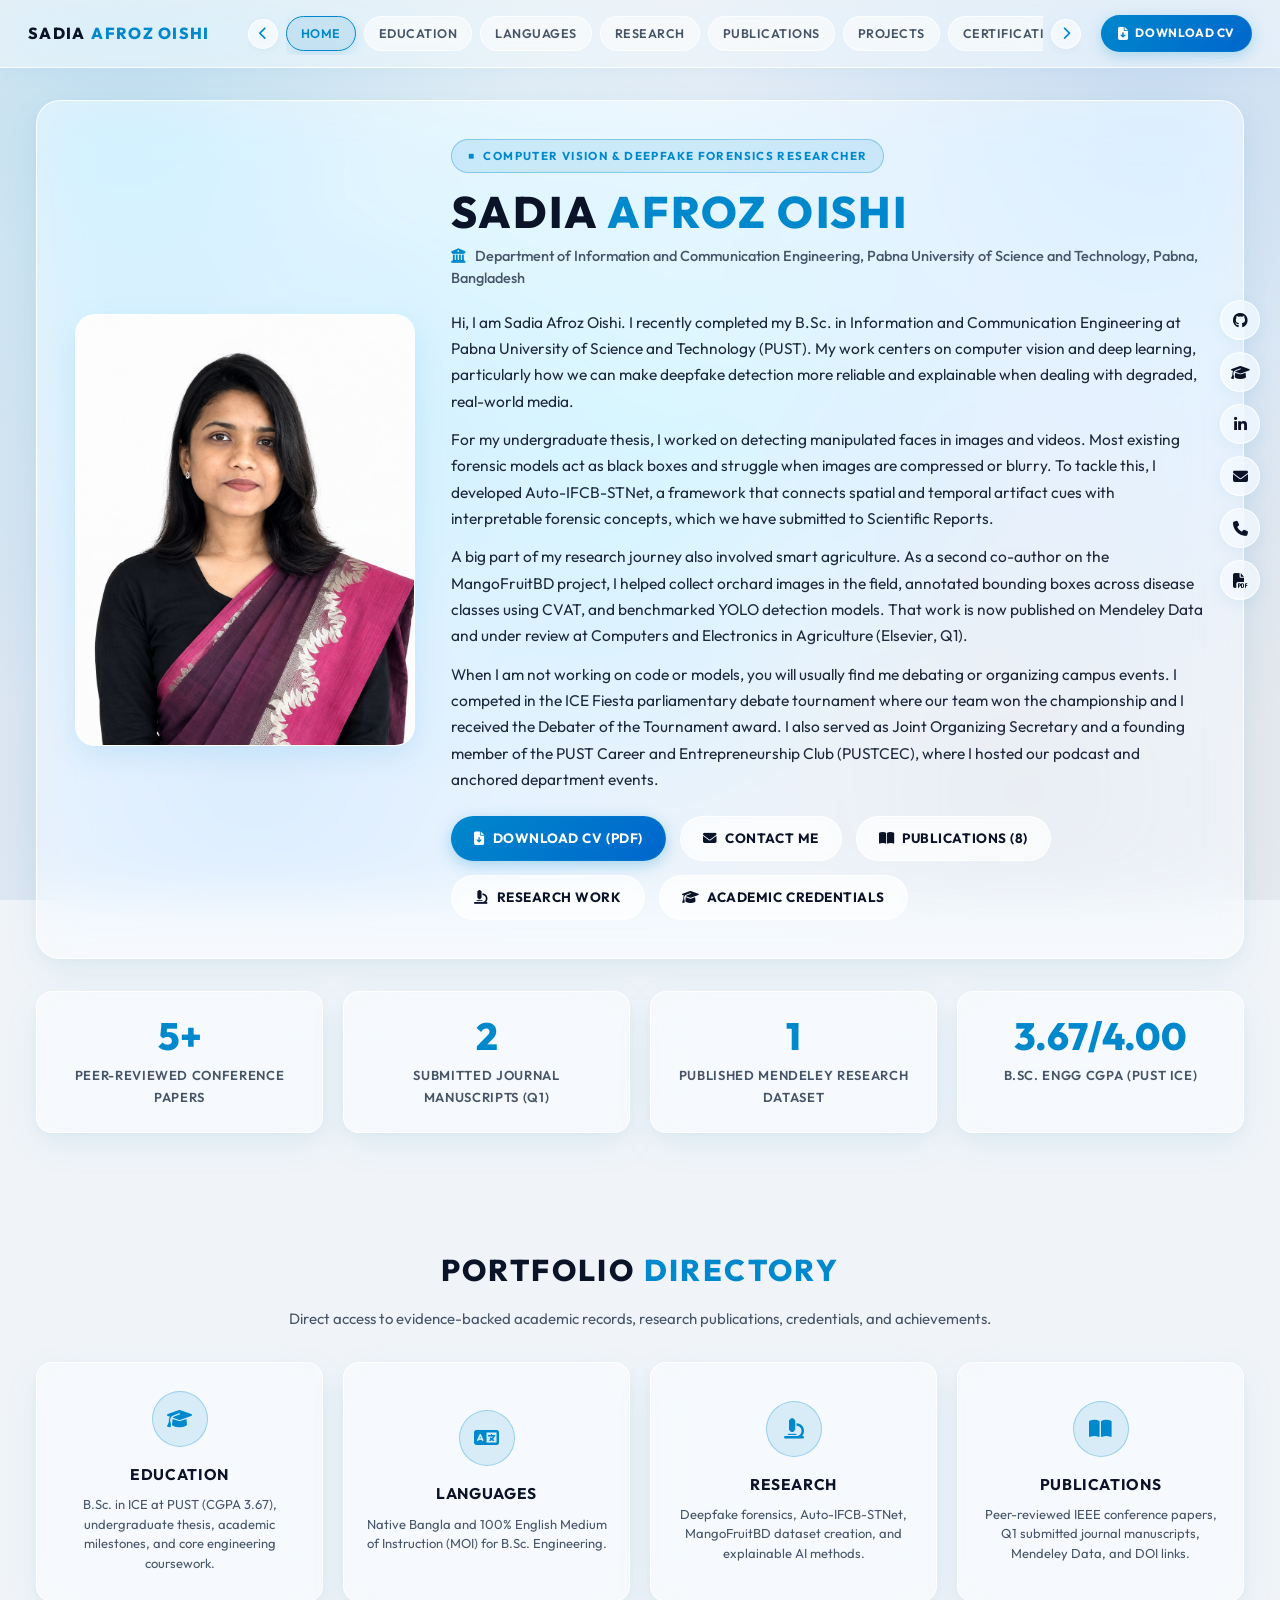
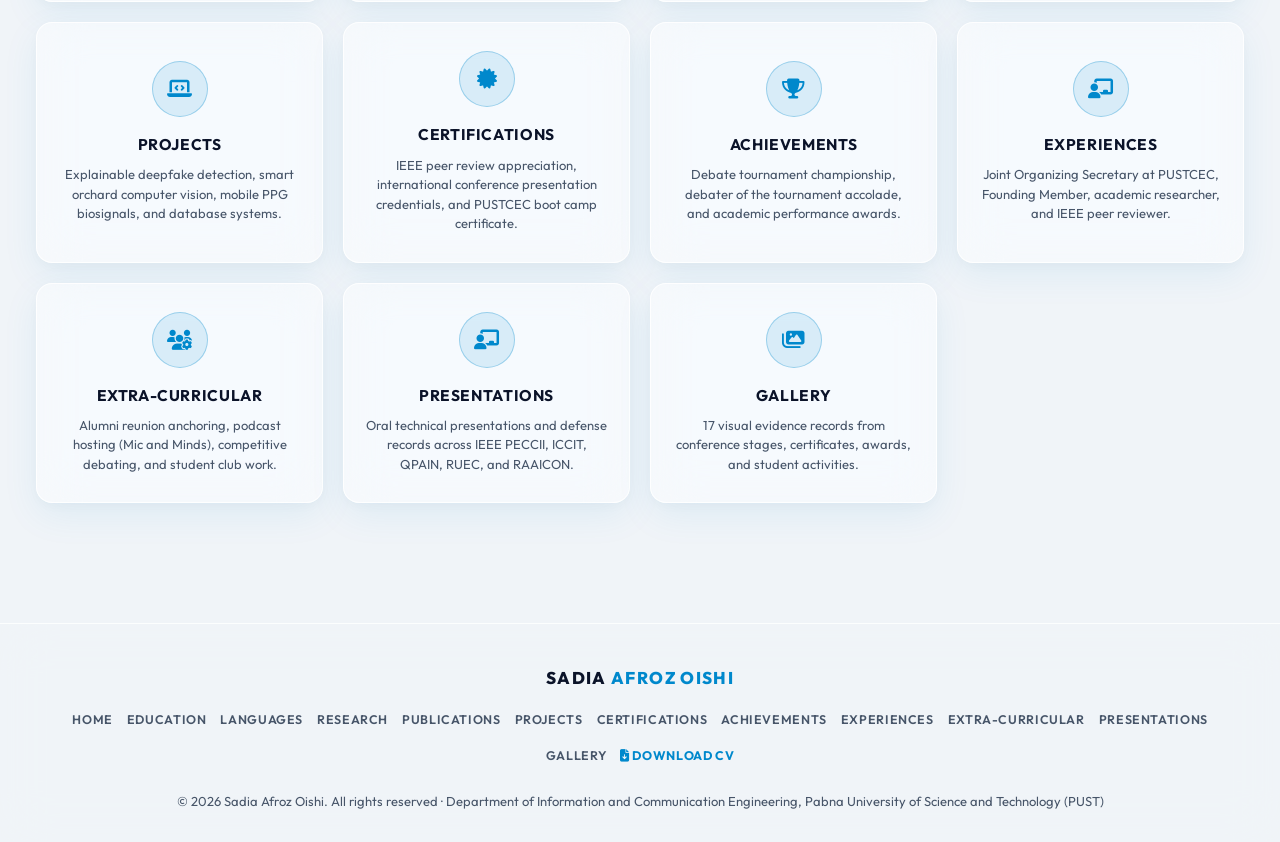
<file: index.html>
﻿<!doctype html>
<html lang="en">
<head>
  <meta charset="utf-8">
  <meta name="viewport" content="width=device-width, initial-scale=1">
  <title>Sadia Afroz Oishi | Computer Vision and Deepfake Forensics Researcher</title>
  <meta name="description" content="Academic portfolio of Sadia Afroz Oishi: education, deepfake forensics research, MangoFruitBD dataset, publications, achievements, and photographic records.">
  <meta name="author" content="Sadia Afroz Oishi">
  <meta name="theme-color" content="#0088cc">
  <meta property="og:type" content="website">
  <meta property="og:title" content="Sadia Afroz Oishi | Computer Vision and Deepfake Forensics Researcher">
  <meta property="og:description" content="Academic portfolio of Sadia Afroz Oishi: education, deepfake forensics research, MangoFruitBD dataset, publications, achievements, and photographic records.">
  <meta property="og:url" content="https://sadiaafrozoishi059.github.io/index.html">
  <meta property="og:image" content="assets/images/profile-sadia-afroz-oishi.png">
  <meta name="twitter:card" content="summary_large_image">
  <link rel="canonical" href="https://sadiaafrozoishi059.github.io/index.html">
  <link rel="icon" href="assets/icons/favicon.svg" type="image/svg+xml">
  <link rel="manifest" href="site.webmanifest">
  
  <!-- Google Fonts & FontAwesome -->
  <link rel="preconnect" href="https://fonts.googleapis.com">
  <link rel="preconnect" href="https://fonts.gstatic.com" crossorigin>
  <link href="https://fonts.googleapis.com/css2?family=Montserrat:wght@600;700;800&family=Outfit:wght@300;400;500;600;700;800&display=swap" rel="stylesheet">
  <link rel="stylesheet" href="https://cdnjs.cloudflare.com/ajax/libs/font-awesome/6.4.0/css/all.min.css">
  
  <link rel="stylesheet" href="assets/css/styles.css">
  <script type="application/ld+json">
{
  "@context": "https://schema.org",
  "@type": "Person",
  "name": "Sadia Afroz Oishi",
  "alternateName": [
    "Sadia Oishi",
    "Sadia Afroz"
  ],
  "jobTitle": "Computer Vision and Deepfake Forensics Researcher",
  "worksFor": {
    "@type": "EducationalOrganization",
    "name": "Pabna University of Science and Technology (PUST)"
  },
  "alumniOf": {
    "@type": "EducationalOrganization",
    "name": "Department of Information and Communication Engineering, Pabna University of Science and Technology"
  },
  "url": "https://sadiaafrozoishi059.github.io/",
  "image": "https://sadiaafrozoishi059.github.io/assets/images/profile-sadia-afroz-oishi.png",
  "sameAs": [
    "https://github.com/sadiaafrozoishi059",
    "https://scholar.google.com/citations?user=c2tcMcYAAAAJ&hl=en",
    "https://www.linkedin.com/in/oishi12",
    "https://doi.org/10.17632/bhrz29mkmr.1"
  ],
  "knowsAbout": [
    "Computer Vision",
    "Deep Learning",
    "Deepfake Forensics",
    "Explainable AI (XAI)",
    "Concept Bottlenecks",
    "YOLO Object Detection",
    "CVAT Dataset Annotation",
    "Smart Agriculture",
    "Photoplethysmography (PPG)"
  ]
}
</script>
</head>
<body data-page="home">
  <a class="skip-link" href="#page-content">Skip to content</a>
  <div id="app-content">
    <header id="site-header"></header>
    <main id="page-content"></main>
    <footer id="site-footer"></footer >
  </div>
  <script type="module" src="assets/js/site.js"></script>
</body>
</html>
</file>
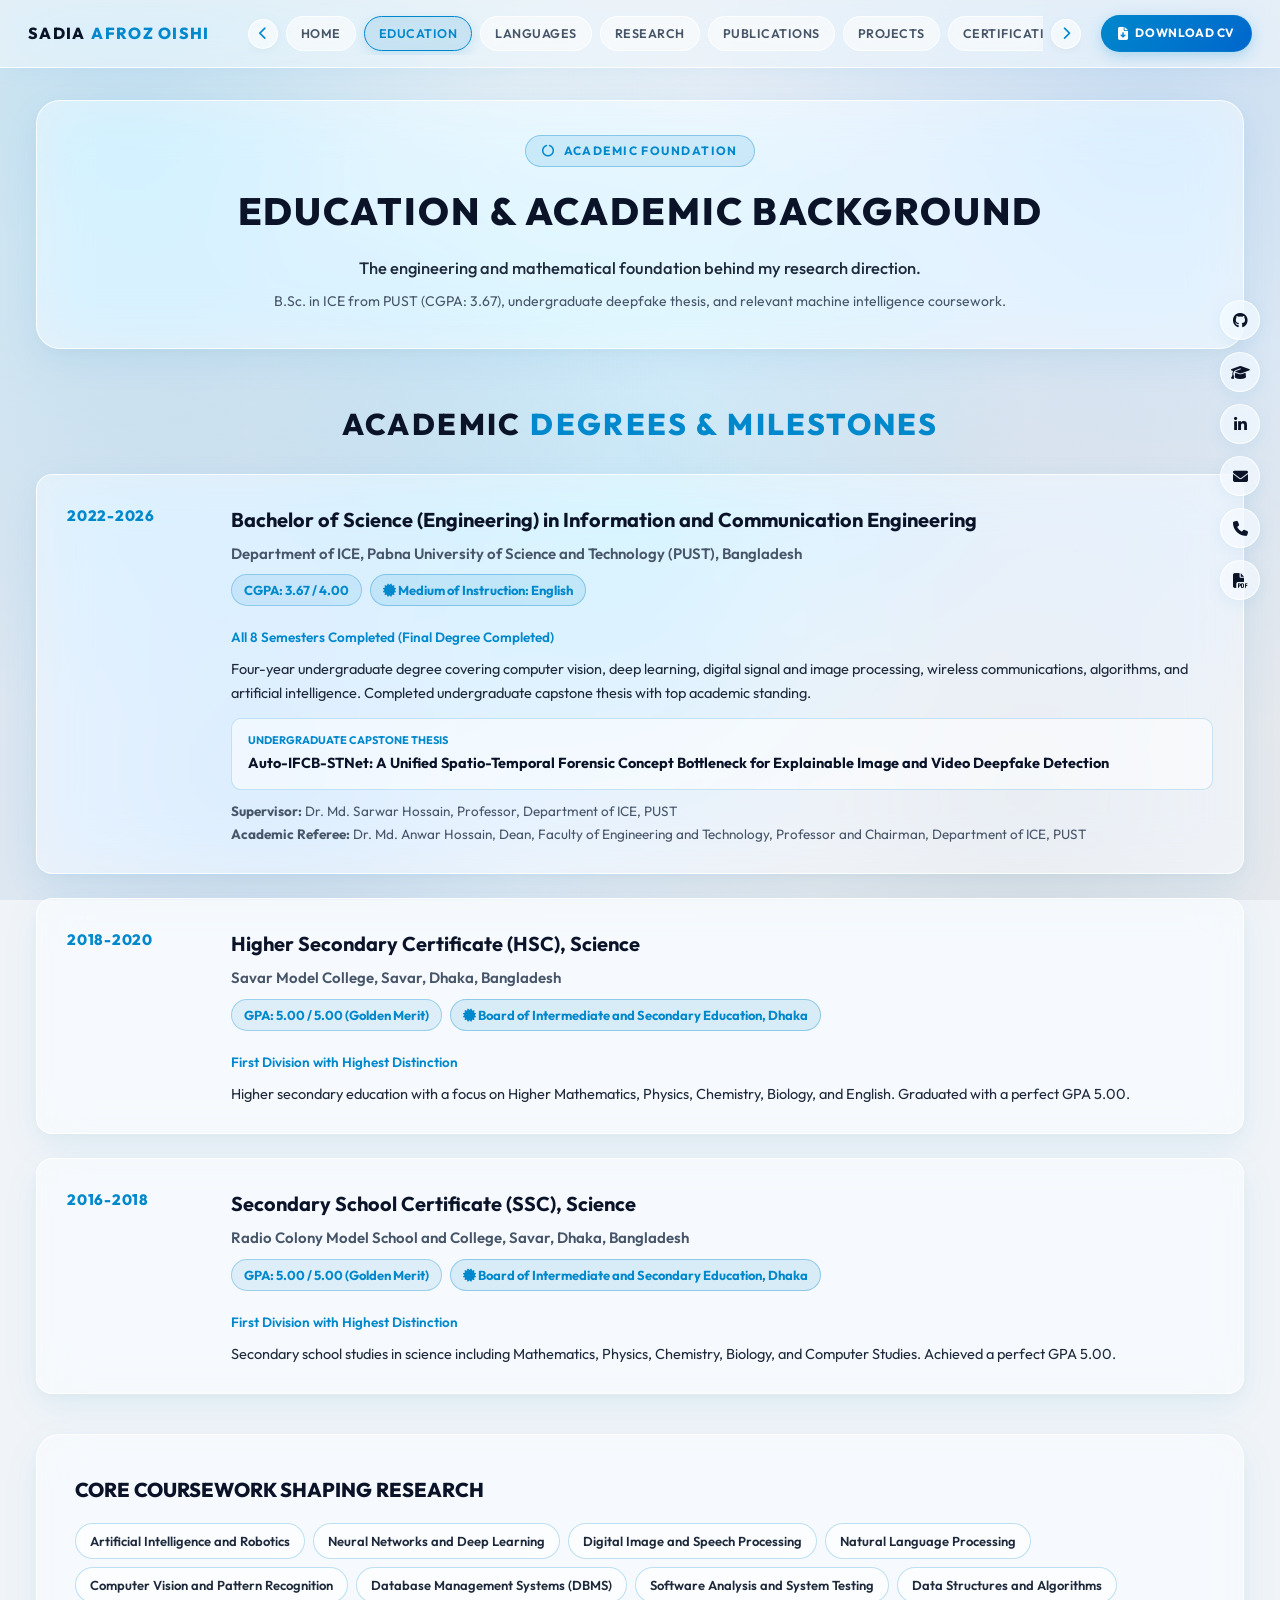
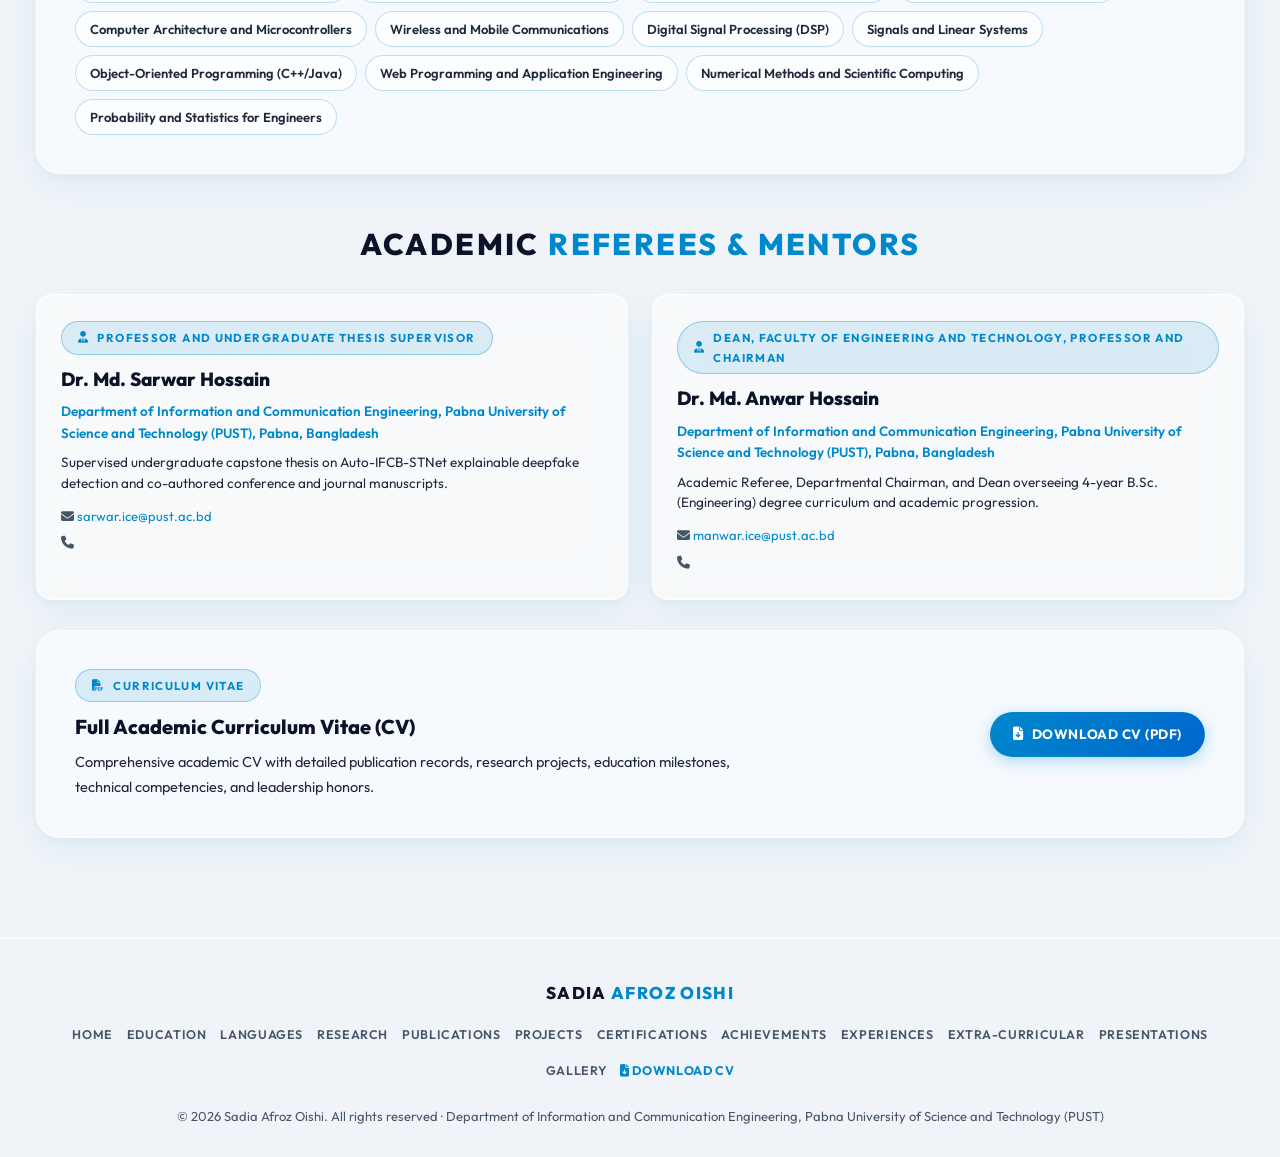
<file: education.html>
﻿<!doctype html>
<html lang="en">
<head>
  <meta charset="utf-8">
  <meta name="viewport" content="width=device-width, initial-scale=1">
  <title>Education and Academic Background | Sadia Afroz Oishi</title>
  <meta name="description" content="Academic degrees, B.Sc. in ICE from PUST (CGPA: 3.67), undergraduate thesis, coursework, and milestones for Sadia Afroz Oishi.">
  <meta name="author" content="Sadia Afroz Oishi">
  <meta name="theme-color" content="#0088cc">
  <meta property="og:type" content="website">
  <meta property="og:title" content="Education and Academic Background | Sadia Afroz Oishi">
  <meta property="og:description" content="Academic degrees, B.Sc. in ICE from PUST (CGPA: 3.67), undergraduate thesis, coursework, and milestones for Sadia Afroz Oishi.">
  <meta property="og:url" content="https://sadiaafrozoishi059.github.io/education.html">
  <meta property="og:image" content="assets/images/profile-sadia-afroz-oishi.png">
  <meta name="twitter:card" content="summary_large_image">
  <link rel="canonical" href="https://sadiaafrozoishi059.github.io/education.html">
  <link rel="icon" href="assets/icons/favicon.svg" type="image/svg+xml">
  <link rel="manifest" href="site.webmanifest">
  
  <!-- Google Fonts & FontAwesome -->
  <link rel="preconnect" href="https://fonts.googleapis.com">
  <link rel="preconnect" href="https://fonts.gstatic.com" crossorigin>
  <link href="https://fonts.googleapis.com/css2?family=Montserrat:wght@600;700;800&family=Outfit:wght@300;400;500;600;700;800&display=swap" rel="stylesheet">
  <link rel="stylesheet" href="https://cdnjs.cloudflare.com/ajax/libs/font-awesome/6.4.0/css/all.min.css">
  
  <link rel="stylesheet" href="assets/css/styles.css">
  <script type="application/ld+json">
{
  "@context": "https://schema.org",
  "@type": "Person",
  "name": "Sadia Afroz Oishi",
  "alternateName": [
    "Sadia Oishi",
    "Sadia Afroz"
  ],
  "jobTitle": "Computer Vision and Deepfake Forensics Researcher",
  "worksFor": {
    "@type": "EducationalOrganization",
    "name": "Pabna University of Science and Technology (PUST)"
  },
  "alumniOf": {
    "@type": "EducationalOrganization",
    "name": "Department of Information and Communication Engineering, Pabna University of Science and Technology"
  },
  "url": "https://sadiaafrozoishi059.github.io/",
  "image": "https://sadiaafrozoishi059.github.io/assets/images/profile-sadia-afroz-oishi.png",
  "sameAs": [
    "https://github.com/sadiaafrozoishi059",
    "https://scholar.google.com/citations?user=c2tcMcYAAAAJ&hl=en",
    "https://www.linkedin.com/in/oishi12",
    "https://doi.org/10.17632/bhrz29mkmr.1"
  ],
  "knowsAbout": [
    "Computer Vision",
    "Deep Learning",
    "Deepfake Forensics",
    "Explainable AI (XAI)",
    "Concept Bottlenecks",
    "YOLO Object Detection",
    "CVAT Dataset Annotation",
    "Smart Agriculture",
    "Photoplethysmography (PPG)"
  ]
}
</script>
</head>
<body data-page="education">
  <a class="skip-link" href="#page-content">Skip to content</a>
  <div id="app-content">
    <header id="site-header"></header>
    <main id="page-content"></main>
    <footer id="site-footer"></footer >
  </div>
  <script type="module" src="assets/js/site.js"></script>
</body>
</html>
</file>
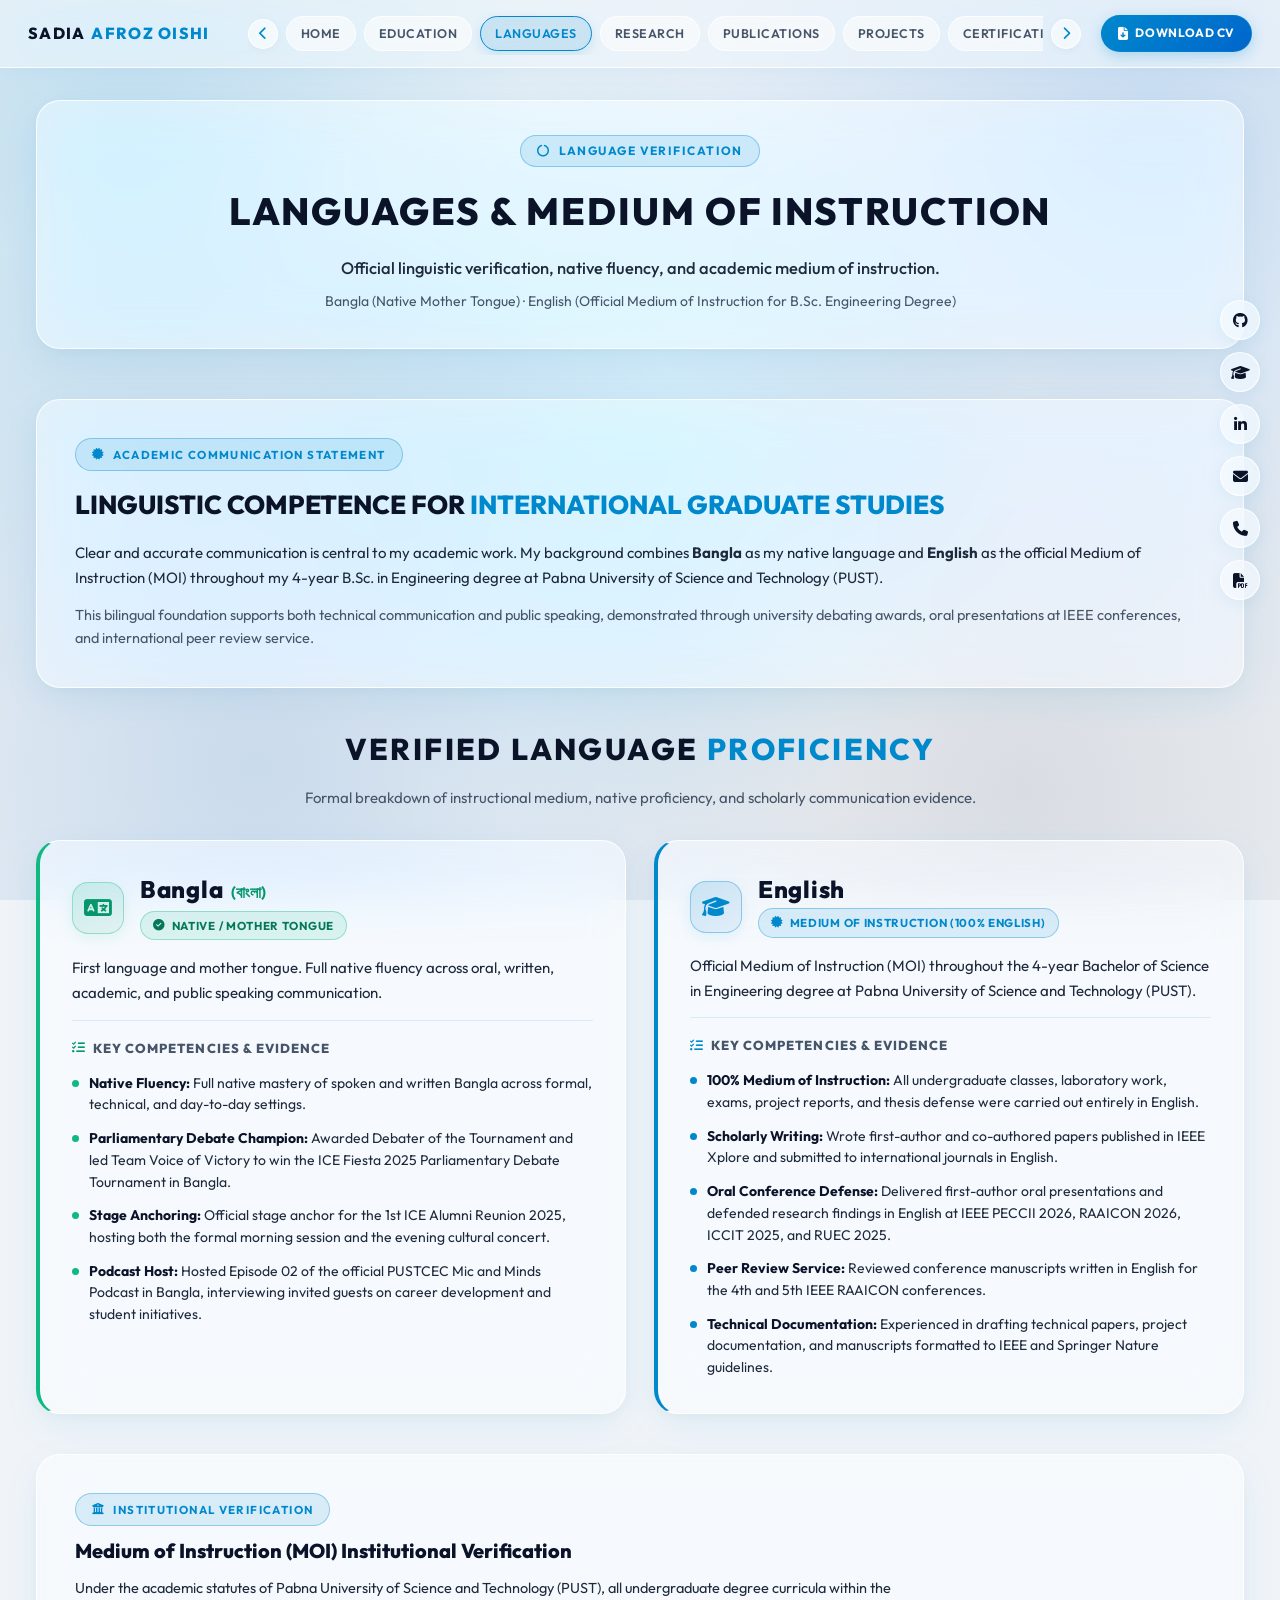
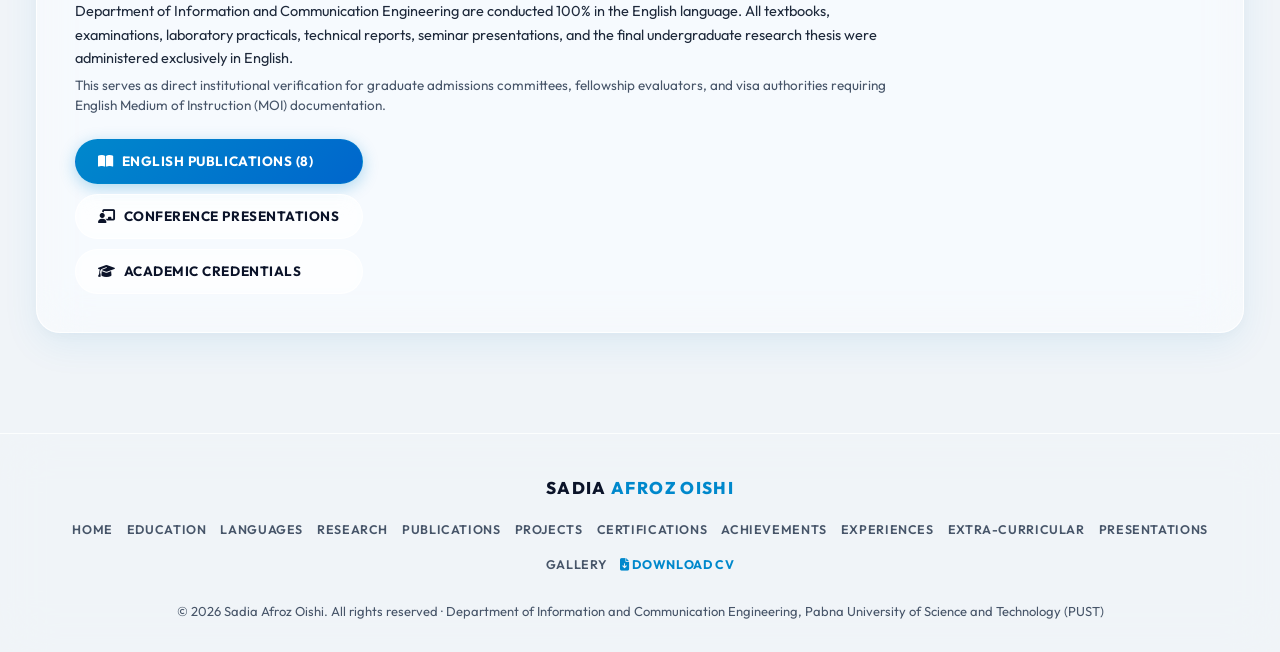
<file: languages.html>
﻿<!doctype html>
<html lang="en">
<head>
  <meta charset="utf-8">
  <meta name="viewport" content="width=device-width, initial-scale=1">
  <title>Languages and Medium of Instruction | Sadia Afroz Oishi</title>
  <meta name="description" content="Official linguistic proficiency verification, native Bangla fluency, and 100% English Medium of Instruction (MOI) for Sadia Afroz Oishi.">
  <meta name="author" content="Sadia Afroz Oishi">
  <meta name="theme-color" content="#0088cc">
  <meta property="og:type" content="website">
  <meta property="og:title" content="Languages and Medium of Instruction | Sadia Afroz Oishi">
  <meta property="og:description" content="Official linguistic proficiency verification, native Bangla fluency, and 100% English Medium of Instruction (MOI) for Sadia Afroz Oishi.">
  <meta property="og:url" content="https://sadiaafrozoishi059.github.io/languages.html">
  <meta property="og:image" content="assets/images/profile-sadia-afroz-oishi.png">
  <meta name="twitter:card" content="summary_large_image">
  <link rel="canonical" href="https://sadiaafrozoishi059.github.io/languages.html">
  <link rel="icon" href="assets/icons/favicon.svg" type="image/svg+xml">
  <link rel="manifest" href="site.webmanifest">
  
  <!-- Google Fonts & FontAwesome -->
  <link rel="preconnect" href="https://fonts.googleapis.com">
  <link rel="preconnect" href="https://fonts.gstatic.com" crossorigin>
  <link href="https://fonts.googleapis.com/css2?family=Montserrat:wght@600;700;800&family=Outfit:wght@300;400;500;600;700;800&display=swap" rel="stylesheet">
  <link rel="stylesheet" href="https://cdnjs.cloudflare.com/ajax/libs/font-awesome/6.4.0/css/all.min.css">
  
  <link rel="stylesheet" href="assets/css/styles.css">
  <script type="application/ld+json">
{
  "@context": "https://schema.org",
  "@type": "Person",
  "name": "Sadia Afroz Oishi",
  "alternateName": [
    "Sadia Oishi",
    "Sadia Afroz"
  ],
  "jobTitle": "Computer Vision and Deepfake Forensics Researcher",
  "worksFor": {
    "@type": "EducationalOrganization",
    "name": "Pabna University of Science and Technology (PUST)"
  },
  "alumniOf": {
    "@type": "EducationalOrganization",
    "name": "Department of Information and Communication Engineering, Pabna University of Science and Technology"
  },
  "url": "https://sadiaafrozoishi059.github.io/",
  "image": "https://sadiaafrozoishi059.github.io/assets/images/profile-sadia-afroz-oishi.png",
  "sameAs": [
    "https://github.com/sadiaafrozoishi059",
    "https://scholar.google.com/citations?user=c2tcMcYAAAAJ&hl=en",
    "https://www.linkedin.com/in/oishi12",
    "https://doi.org/10.17632/bhrz29mkmr.1"
  ],
  "knowsAbout": [
    "Computer Vision",
    "Deep Learning",
    "Deepfake Forensics",
    "Explainable AI (XAI)",
    "Concept Bottlenecks",
    "YOLO Object Detection",
    "CVAT Dataset Annotation",
    "Smart Agriculture",
    "Photoplethysmography (PPG)"
  ]
}
</script>
</head>
<body data-page="languages">
  <a class="skip-link" href="#page-content">Skip to content</a>
  <div id="app-content">
    <header id="site-header"></header>
    <main id="page-content"></main>
    <footer id="site-footer"></footer >
  </div>
  <script type="module" src="assets/js/site.js"></script>
</body>
</html>
</file>
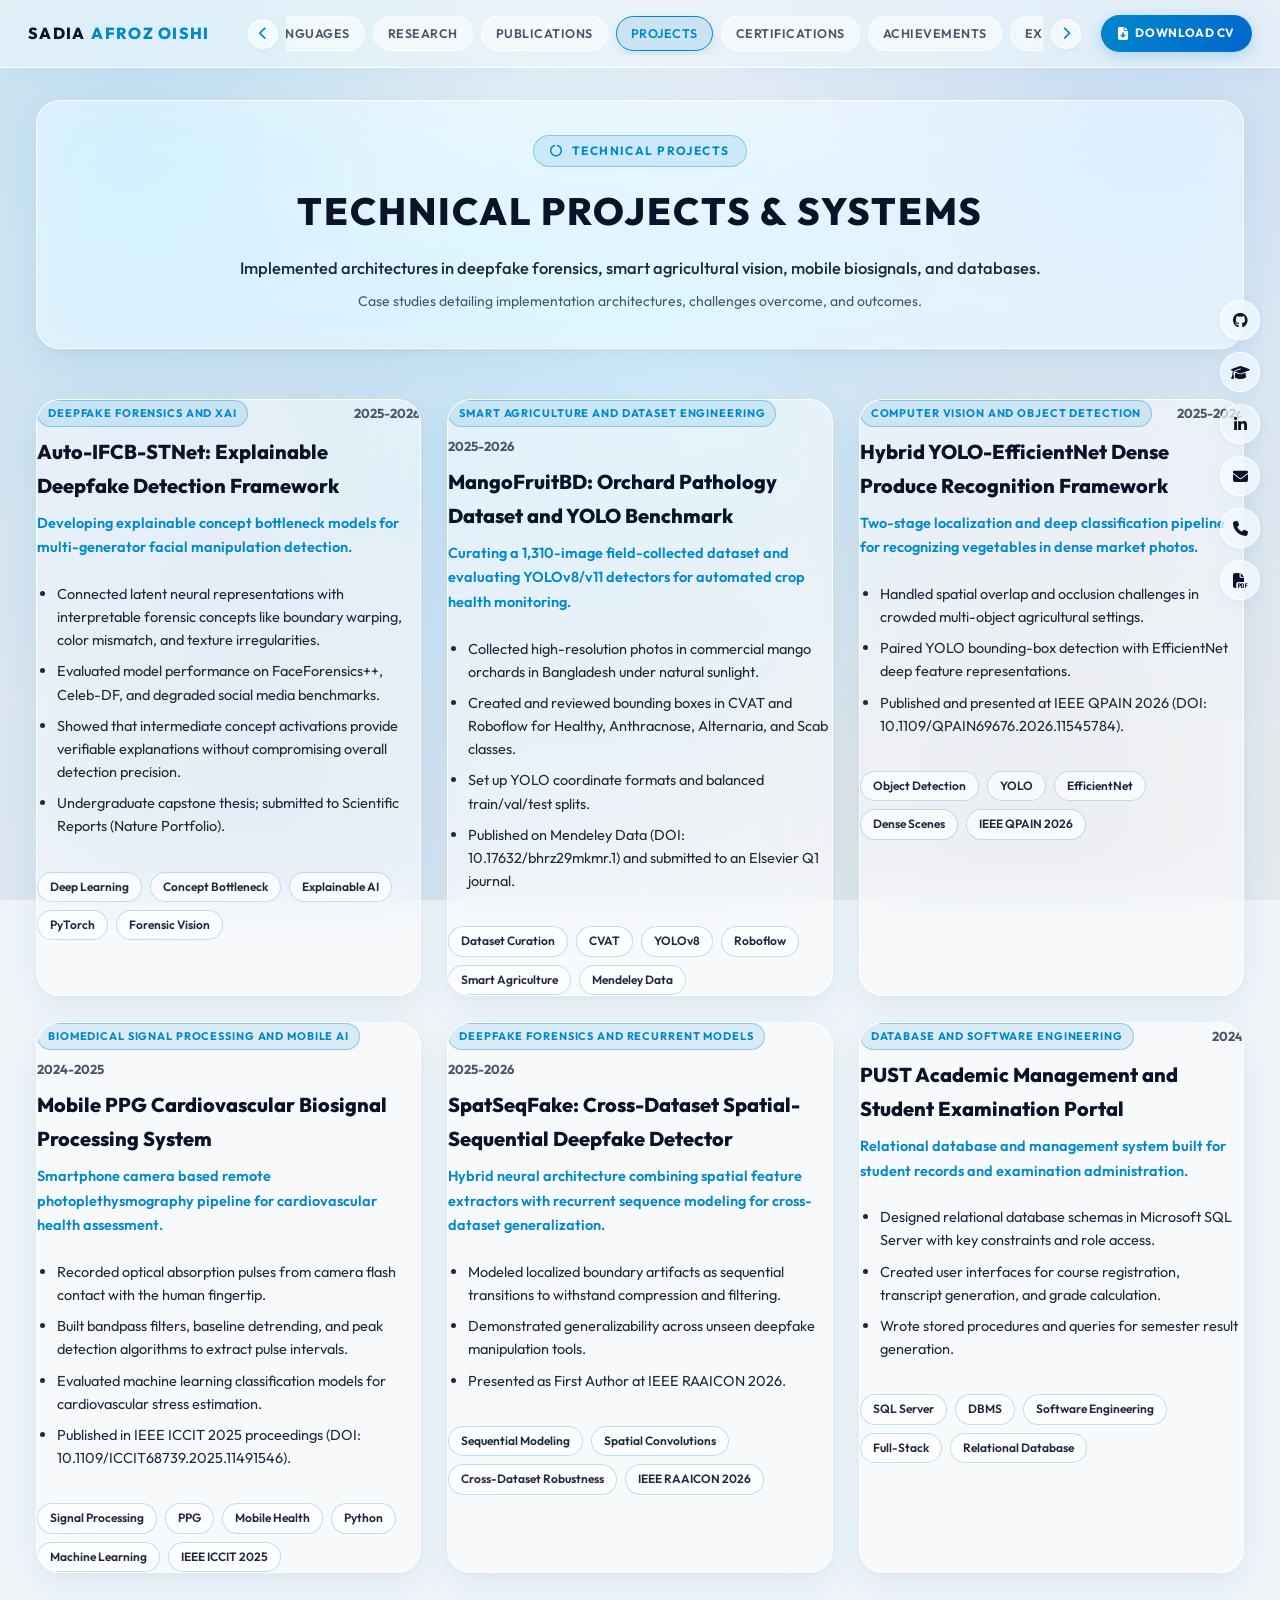
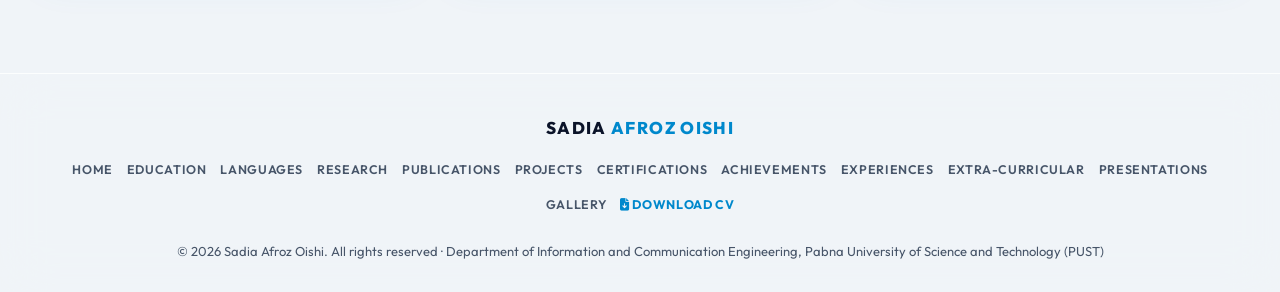
<file: projects.html>
﻿<!doctype html>
<html lang="en">
<head>
  <meta charset="utf-8">
  <meta name="viewport" content="width=device-width, initial-scale=1">
  <title>Technical Projects and Systems | Sadia Afroz Oishi</title>
  <meta name="description" content="Technical case studies in deepfake detection, agricultural computer vision, mobile PPG biosignals, and relational databases.">
  <meta name="author" content="Sadia Afroz Oishi">
  <meta name="theme-color" content="#0088cc">
  <meta property="og:type" content="website">
  <meta property="og:title" content="Technical Projects and Systems | Sadia Afroz Oishi">
  <meta property="og:description" content="Technical case studies in deepfake detection, agricultural computer vision, mobile PPG biosignals, and relational databases.">
  <meta property="og:url" content="https://sadiaafrozoishi059.github.io/projects.html">
  <meta property="og:image" content="assets/images/profile-sadia-afroz-oishi.png">
  <meta name="twitter:card" content="summary_large_image">
  <link rel="canonical" href="https://sadiaafrozoishi059.github.io/projects.html">
  <link rel="icon" href="assets/icons/favicon.svg" type="image/svg+xml">
  <link rel="manifest" href="site.webmanifest">
  
  <!-- Google Fonts & FontAwesome -->
  <link rel="preconnect" href="https://fonts.googleapis.com">
  <link rel="preconnect" href="https://fonts.gstatic.com" crossorigin>
  <link href="https://fonts.googleapis.com/css2?family=Montserrat:wght@600;700;800&family=Outfit:wght@300;400;500;600;700;800&display=swap" rel="stylesheet">
  <link rel="stylesheet" href="https://cdnjs.cloudflare.com/ajax/libs/font-awesome/6.4.0/css/all.min.css">
  
  <link rel="stylesheet" href="assets/css/styles.css">
  <script type="application/ld+json">
{
  "@context": "https://schema.org",
  "@type": "Person",
  "name": "Sadia Afroz Oishi",
  "alternateName": [
    "Sadia Oishi",
    "Sadia Afroz"
  ],
  "jobTitle": "Computer Vision and Deepfake Forensics Researcher",
  "worksFor": {
    "@type": "EducationalOrganization",
    "name": "Pabna University of Science and Technology (PUST)"
  },
  "alumniOf": {
    "@type": "EducationalOrganization",
    "name": "Department of Information and Communication Engineering, Pabna University of Science and Technology"
  },
  "url": "https://sadiaafrozoishi059.github.io/",
  "image": "https://sadiaafrozoishi059.github.io/assets/images/profile-sadia-afroz-oishi.png",
  "sameAs": [
    "https://github.com/sadiaafrozoishi059",
    "https://scholar.google.com/citations?user=c2tcMcYAAAAJ&hl=en",
    "https://www.linkedin.com/in/oishi12",
    "https://doi.org/10.17632/bhrz29mkmr.1"
  ],
  "knowsAbout": [
    "Computer Vision",
    "Deep Learning",
    "Deepfake Forensics",
    "Explainable AI (XAI)",
    "Concept Bottlenecks",
    "YOLO Object Detection",
    "CVAT Dataset Annotation",
    "Smart Agriculture",
    "Photoplethysmography (PPG)"
  ]
}
</script>
</head>
<body data-page="projects">
  <a class="skip-link" href="#page-content">Skip to content</a>
  <div id="app-content">
    <header id="site-header"></header>
    <main id="page-content"></main>
    <footer id="site-footer"></footer >
  </div>
  <script type="module" src="assets/js/site.js"></script>
</body>
</html>
</file>
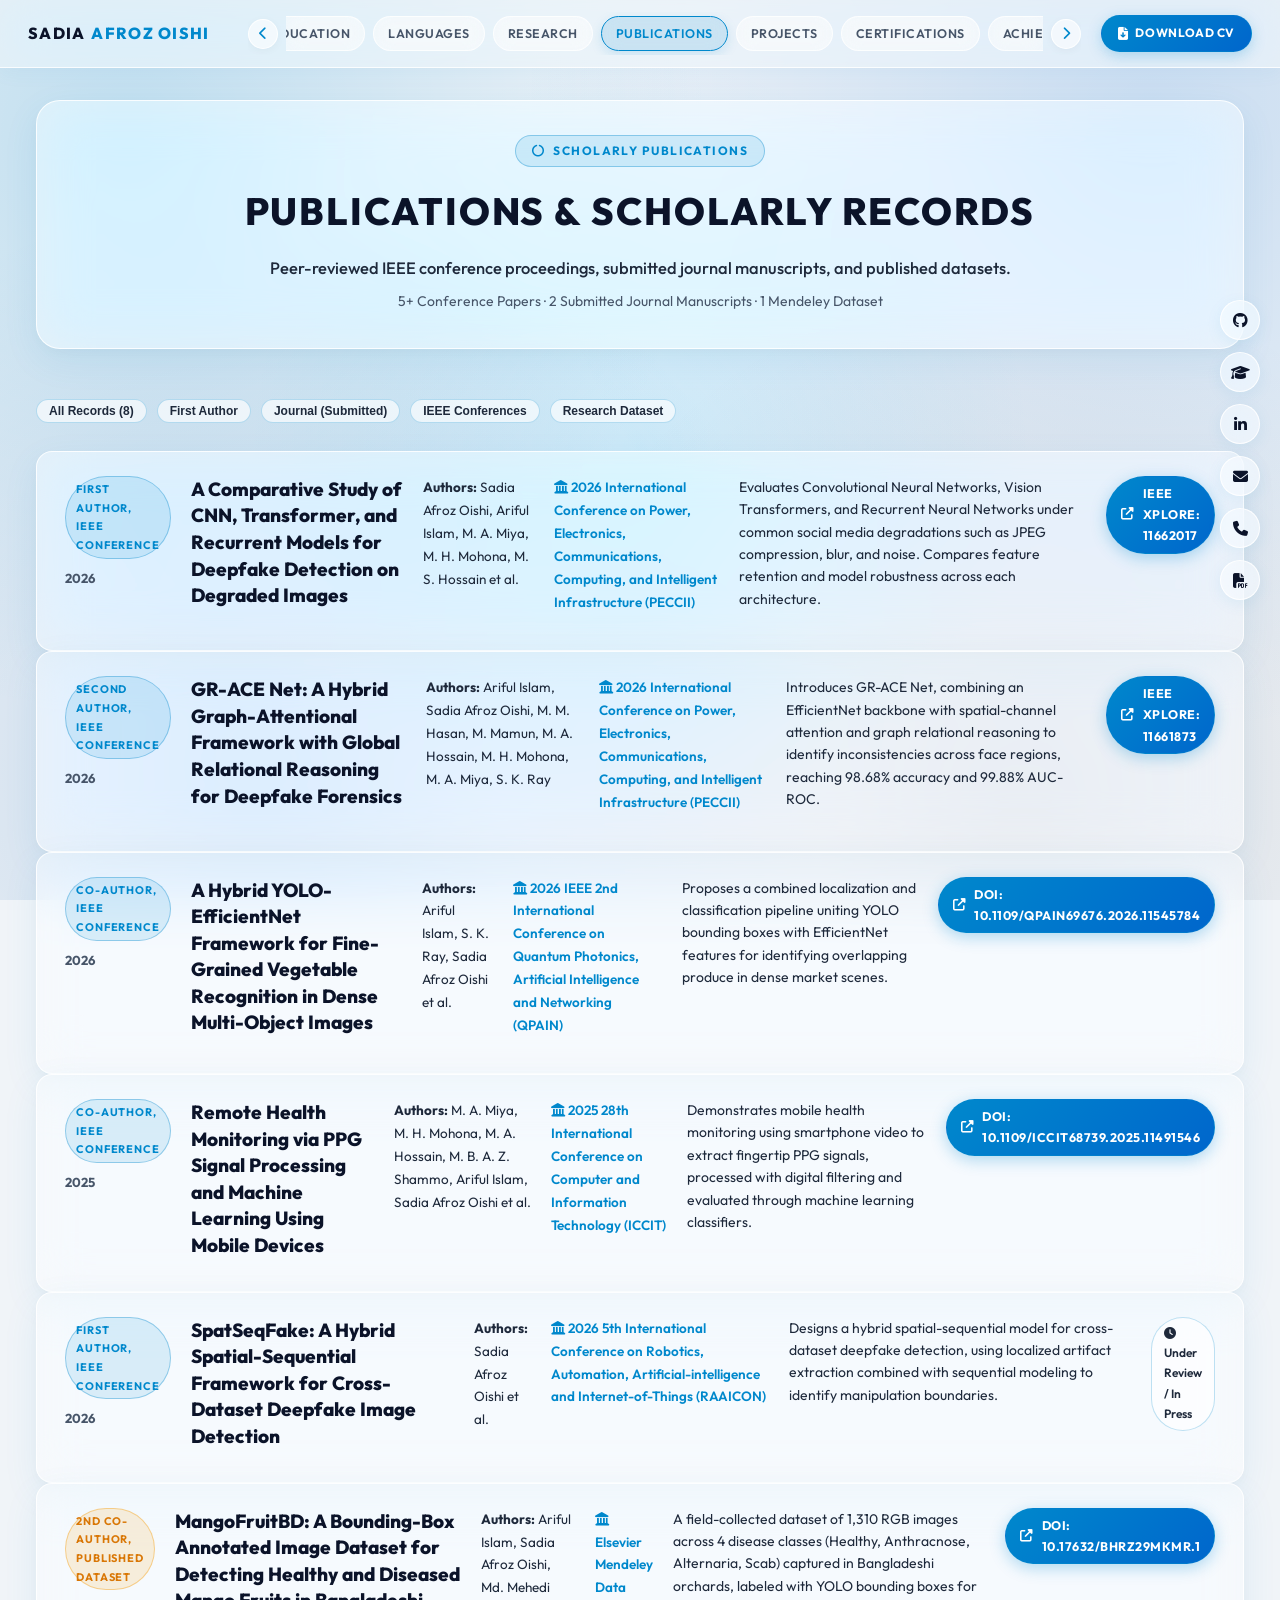
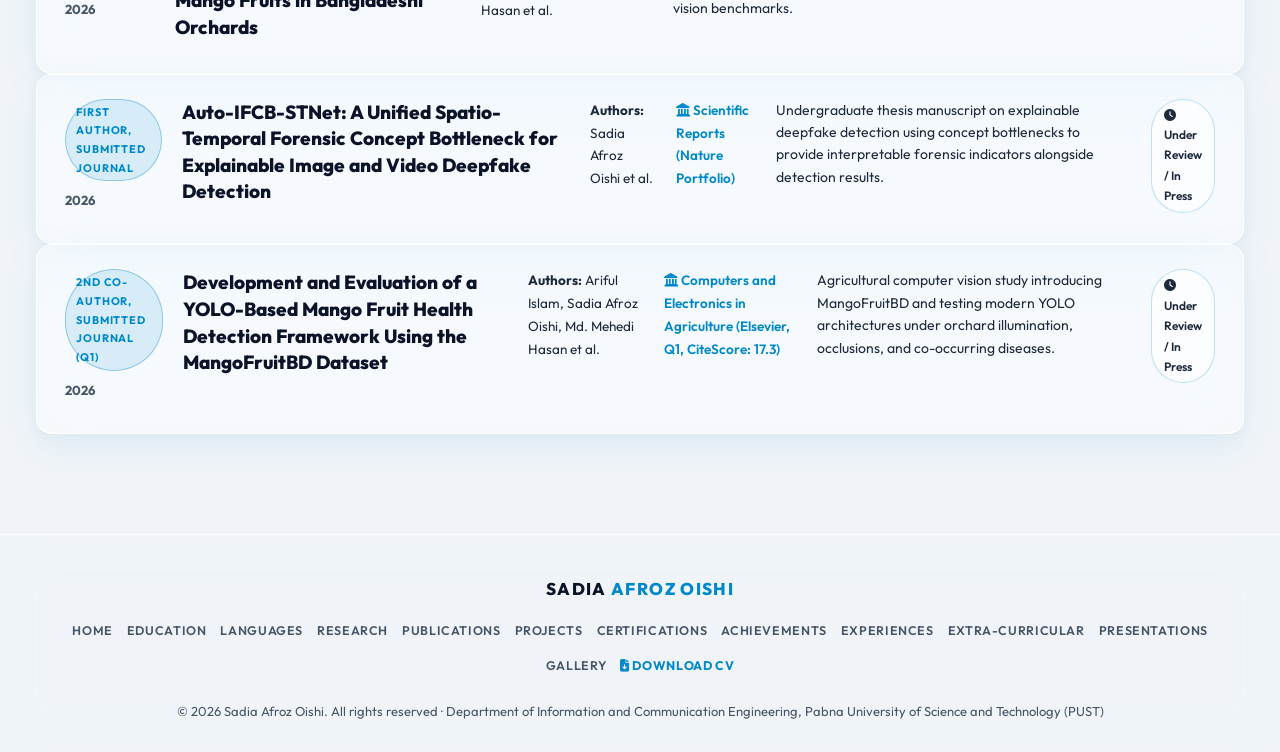
<file: publications.html>
﻿<!doctype html>
<html lang="en">
<head>
  <meta charset="utf-8">
  <meta name="viewport" content="width=device-width, initial-scale=1">
  <title>Publications and Scholarly Records | Sadia Afroz Oishi</title>
  <meta name="description" content="Peer-reviewed IEEE conference publications, submitted journal manuscripts (Scientific Reports, Elsevier Q1), and published Mendeley datasets.">
  <meta name="author" content="Sadia Afroz Oishi">
  <meta name="theme-color" content="#0088cc">
  <meta property="og:type" content="website">
  <meta property="og:title" content="Publications and Scholarly Records | Sadia Afroz Oishi">
  <meta property="og:description" content="Peer-reviewed IEEE conference publications, submitted journal manuscripts (Scientific Reports, Elsevier Q1), and published Mendeley datasets.">
  <meta property="og:url" content="https://sadiaafrozoishi059.github.io/publications.html">
  <meta property="og:image" content="assets/images/profile-sadia-afroz-oishi.png">
  <meta name="twitter:card" content="summary_large_image">
  <link rel="canonical" href="https://sadiaafrozoishi059.github.io/publications.html">
  <link rel="icon" href="assets/icons/favicon.svg" type="image/svg+xml">
  <link rel="manifest" href="site.webmanifest">
  
  <!-- Google Fonts & FontAwesome -->
  <link rel="preconnect" href="https://fonts.googleapis.com">
  <link rel="preconnect" href="https://fonts.gstatic.com" crossorigin>
  <link href="https://fonts.googleapis.com/css2?family=Montserrat:wght@600;700;800&family=Outfit:wght@300;400;500;600;700;800&display=swap" rel="stylesheet">
  <link rel="stylesheet" href="https://cdnjs.cloudflare.com/ajax/libs/font-awesome/6.4.0/css/all.min.css">
  
  <link rel="stylesheet" href="assets/css/styles.css">
  <script type="application/ld+json">
{
  "@context": "https://schema.org",
  "@type": "Person",
  "name": "Sadia Afroz Oishi",
  "alternateName": [
    "Sadia Oishi",
    "Sadia Afroz"
  ],
  "jobTitle": "Computer Vision and Deepfake Forensics Researcher",
  "worksFor": {
    "@type": "EducationalOrganization",
    "name": "Pabna University of Science and Technology (PUST)"
  },
  "alumniOf": {
    "@type": "EducationalOrganization",
    "name": "Department of Information and Communication Engineering, Pabna University of Science and Technology"
  },
  "url": "https://sadiaafrozoishi059.github.io/",
  "image": "https://sadiaafrozoishi059.github.io/assets/images/profile-sadia-afroz-oishi.png",
  "sameAs": [
    "https://github.com/sadiaafrozoishi059",
    "https://scholar.google.com/citations?user=c2tcMcYAAAAJ&hl=en",
    "https://www.linkedin.com/in/oishi12",
    "https://doi.org/10.17632/bhrz29mkmr.1"
  ],
  "knowsAbout": [
    "Computer Vision",
    "Deep Learning",
    "Deepfake Forensics",
    "Explainable AI (XAI)",
    "Concept Bottlenecks",
    "YOLO Object Detection",
    "CVAT Dataset Annotation",
    "Smart Agriculture",
    "Photoplethysmography (PPG)"
  ]
}
</script>
</head>
<body data-page="publications">
  <a class="skip-link" href="#page-content">Skip to content</a>
  <div id="app-content">
    <header id="site-header"></header>
    <main id="page-content"></main>
    <footer id="site-footer"></footer >
  </div>
  <script type="module" src="assets/js/site.js"></script>
</body>
</html>
</file>
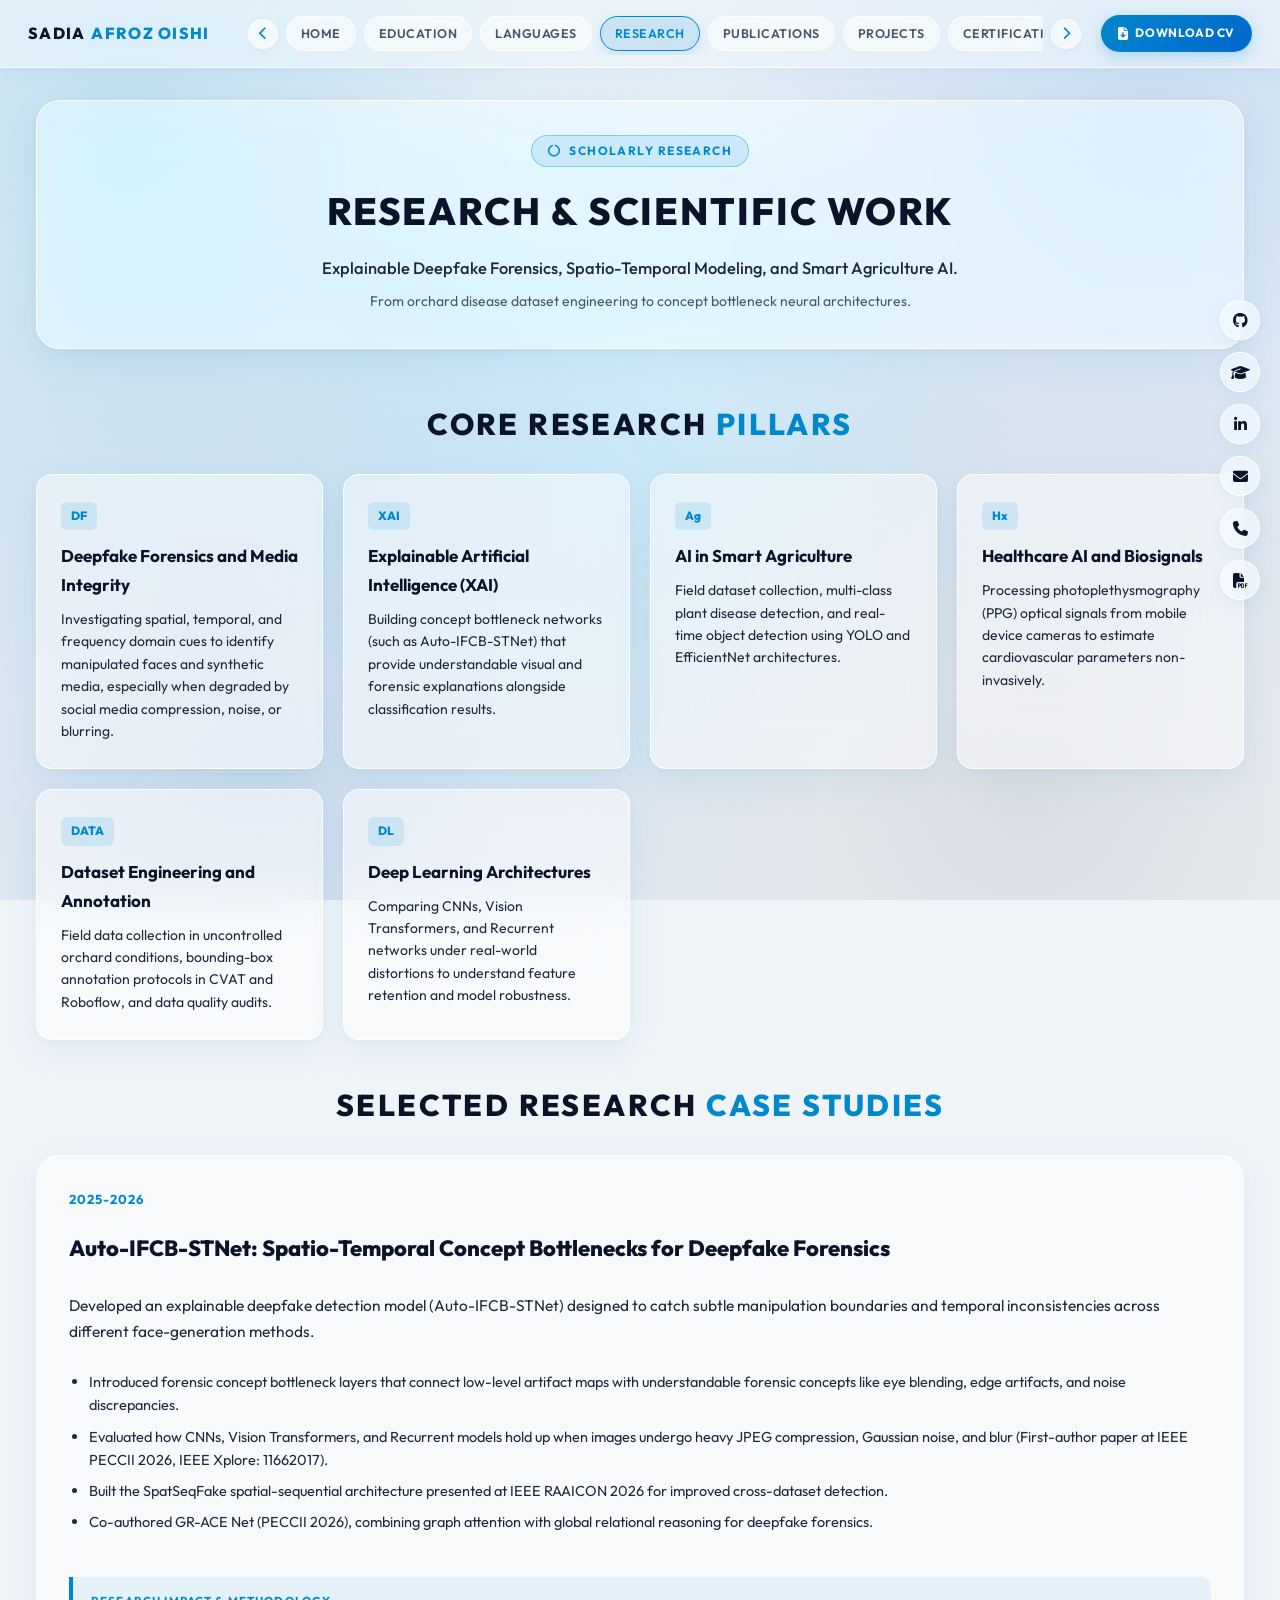
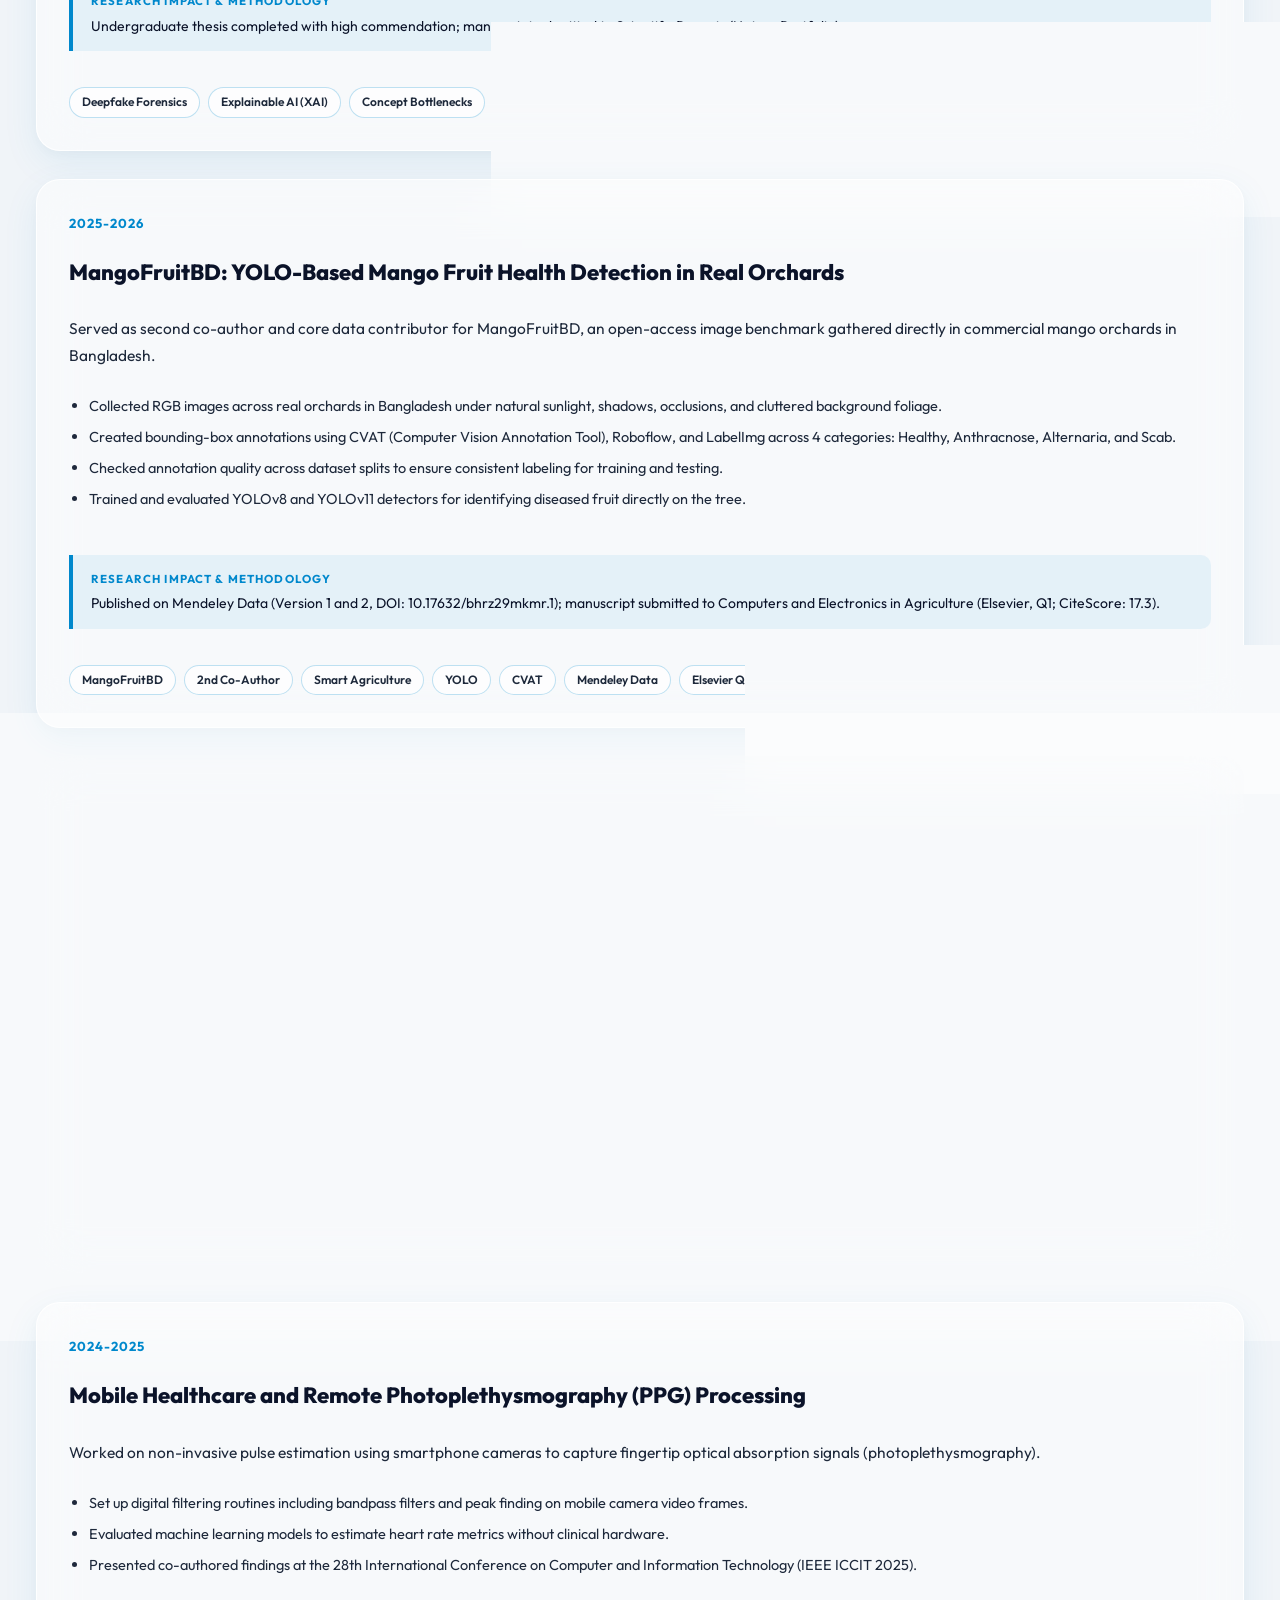
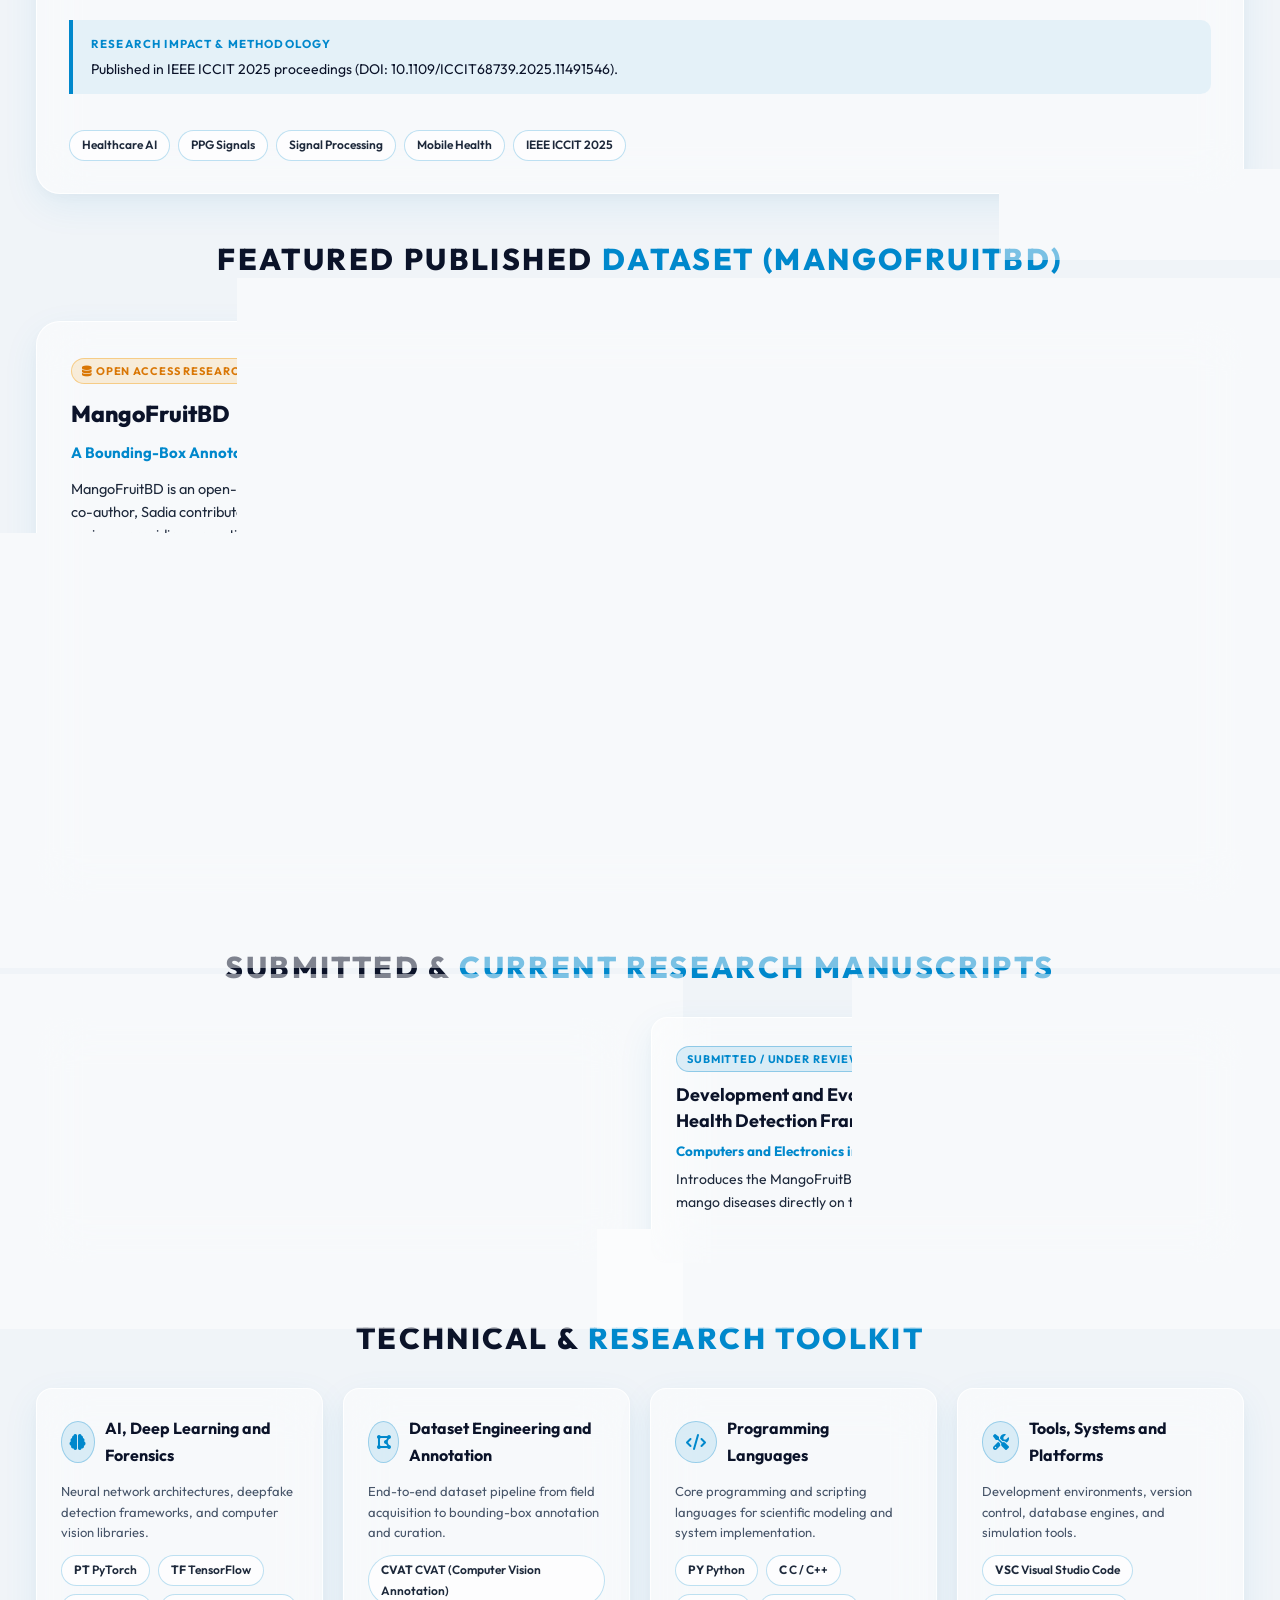
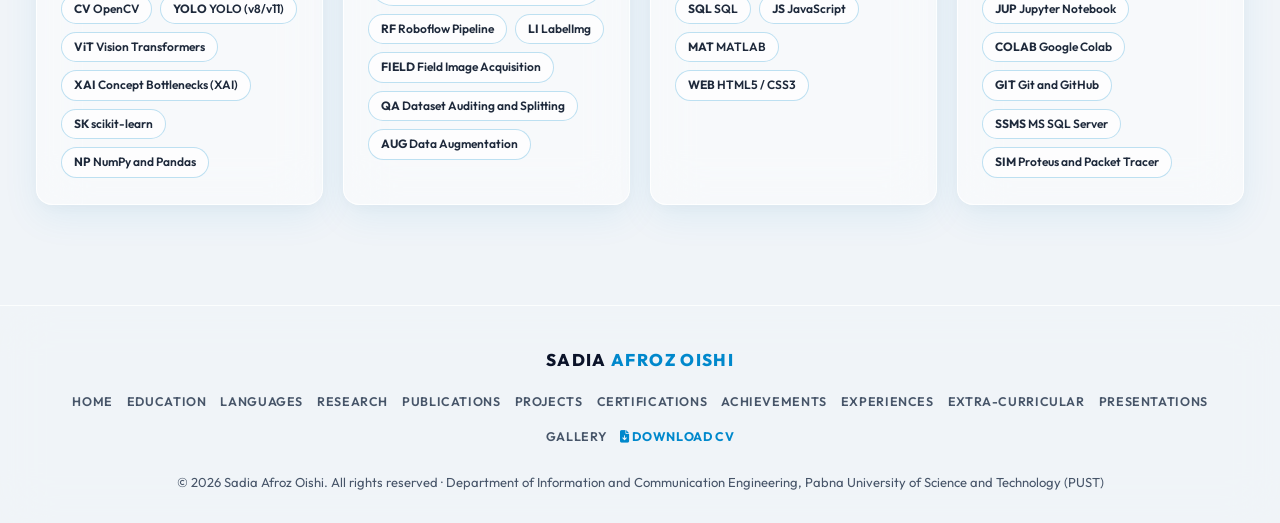
<file: research.html>
﻿<!doctype html>
<html lang="en">
<head>
  <meta charset="utf-8">
  <meta name="viewport" content="width=device-width, initial-scale=1">
  <title>Research and Scientific Work | Sadia Afroz Oishi</title>
  <meta name="description" content="Research in deepfake forensics, Auto-IFCB-STNet, MangoFruitBD dataset creation, and explainable AI.">
  <meta name="author" content="Sadia Afroz Oishi">
  <meta name="theme-color" content="#0088cc">
  <meta property="og:type" content="website">
  <meta property="og:title" content="Research and Scientific Work | Sadia Afroz Oishi">
  <meta property="og:description" content="Research in deepfake forensics, Auto-IFCB-STNet, MangoFruitBD dataset creation, and explainable AI.">
  <meta property="og:url" content="https://sadiaafrozoishi059.github.io/research.html">
  <meta property="og:image" content="assets/images/profile-sadia-afroz-oishi.png">
  <meta name="twitter:card" content="summary_large_image">
  <link rel="canonical" href="https://sadiaafrozoishi059.github.io/research.html">
  <link rel="icon" href="assets/icons/favicon.svg" type="image/svg+xml">
  <link rel="manifest" href="site.webmanifest">
  
  <!-- Google Fonts & FontAwesome -->
  <link rel="preconnect" href="https://fonts.googleapis.com">
  <link rel="preconnect" href="https://fonts.gstatic.com" crossorigin>
  <link href="https://fonts.googleapis.com/css2?family=Montserrat:wght@600;700;800&family=Outfit:wght@300;400;500;600;700;800&display=swap" rel="stylesheet">
  <link rel="stylesheet" href="https://cdnjs.cloudflare.com/ajax/libs/font-awesome/6.4.0/css/all.min.css">
  
  <link rel="stylesheet" href="assets/css/styles.css">
  <script type="application/ld+json">
{
  "@context": "https://schema.org",
  "@type": "Person",
  "name": "Sadia Afroz Oishi",
  "alternateName": [
    "Sadia Oishi",
    "Sadia Afroz"
  ],
  "jobTitle": "Computer Vision and Deepfake Forensics Researcher",
  "worksFor": {
    "@type": "EducationalOrganization",
    "name": "Pabna University of Science and Technology (PUST)"
  },
  "alumniOf": {
    "@type": "EducationalOrganization",
    "name": "Department of Information and Communication Engineering, Pabna University of Science and Technology"
  },
  "url": "https://sadiaafrozoishi059.github.io/",
  "image": "https://sadiaafrozoishi059.github.io/assets/images/profile-sadia-afroz-oishi.png",
  "sameAs": [
    "https://github.com/sadiaafrozoishi059",
    "https://scholar.google.com/citations?user=c2tcMcYAAAAJ&hl=en",
    "https://www.linkedin.com/in/oishi12",
    "https://doi.org/10.17632/bhrz29mkmr.1"
  ],
  "knowsAbout": [
    "Computer Vision",
    "Deep Learning",
    "Deepfake Forensics",
    "Explainable AI (XAI)",
    "Concept Bottlenecks",
    "YOLO Object Detection",
    "CVAT Dataset Annotation",
    "Smart Agriculture",
    "Photoplethysmography (PPG)"
  ]
}
</script>
</head>
<body data-page="research">
  <a class="skip-link" href="#page-content">Skip to content</a>
  <div id="app-content">
    <header id="site-header"></header>
    <main id="page-content"></main>
    <footer id="site-footer"></footer >
  </div>
  <script type="module" src="assets/js/site.js"></script>
</body>
</html>
</file>
<file: assets/css/styles.css>
@import url('https://fonts.googleapis.com/css2?family=Montserrat:wght@600;700;800&family=Outfit:wght@300;400;500;600;700;800&display=swap');

/* ==========================================================================
   RESET & GLOBAL DESIGN TOKENS (FROSTED GLASSMORPHISM THEME)
   ========================================================================== */
* {
  margin: 0;
  padding: 0;
  box-sizing: border-box;
}

:root {
  --primary-accent: #0088cc;
  --cyan-glow: #0088cc;
  --blue-accent: #0066cc;
  --bg-dark: #f0f4f8;
  --card-bg: rgba(255, 255, 255, 0.48);
  --card-bg-hover: rgba(255, 255, 255, 0.78);
  --card-border: rgba(255, 255, 255, 0.85);
  --card-hover-border: #0088cc;
  --text-white: #0b1329;
  --text-muted: #1e293b;
  --text-dim: #475569;
  --badge-bg: rgba(0, 136, 204, 0.12);
  --badge-border: rgba(0, 136, 204, 0.35);
  --font-family: 'Outfit', sans-serif;
  --font-heading: 'Outfit', 'Montserrat', sans-serif;
  --shadow-glass: 0 12px 36px rgba(0, 136, 204, 0.08), 0 4px 16px rgba(0, 0, 0, 0.03);
  --shadow-glass-hover: 0 20px 50px rgba(0, 136, 204, 0.22), 0 6px 20px rgba(0, 0, 0, 0.06);
  --radius-lg: 24px;
  --radius-md: 16px;
  --radius-sm: 10px;
}

html {
  scroll-behavior: smooth;
}

html, body {
  width: 100%;
  min-height: 100vh;
  background-color: #f0f4f8;
  background-image: 
    radial-gradient(circle at 10% 15%, rgba(0, 136, 204, 0.20) 0%, transparent 42%),
    radial-gradient(circle at 90% 12%, rgba(0, 102, 204, 0.16) 0%, transparent 45%),
    radial-gradient(circle at 50% 50%, rgba(0, 180, 255, 0.14) 0%, transparent 50%),
    radial-gradient(circle at 20% 85%, rgba(0, 85, 170, 0.16) 0%, transparent 45%),
    radial-gradient(circle at 80% 88%, rgba(11, 19, 41, 0.10) 0%, transparent 40%);
  background-attachment: fixed;
  font-family: var(--font-family);
  color: var(--text-white);
  font-size: 16px;
  line-height: 1.7;
  overflow-x: hidden;
  scrollbar-width: thin;
  scrollbar-color: var(--primary-accent) var(--bg-dark);
}

a {
  color: inherit;
  text-decoration: none;
}

img {
  max-width: 100%;
  height: auto;
  display: block;
}

/* ==========================================================================
   WELCOME INTRO ANIMATION OVERLAY (CRYSTAL GLASS)
   ========================================================================== */
.welcome-overlay {
  position: fixed;
  top: 0;
  left: 0;
  width: 100vw;
  height: 100vh;
  background: rgba(240, 244, 248, 0.95);
  background-image: 
    radial-gradient(circle at 50% 40%, rgba(0, 136, 204, 0.22) 0%, transparent 60%),
    radial-gradient(circle at 15% 15%, rgba(0, 102, 204, 0.12) 0%, transparent 40%),
    radial-gradient(circle at 85% 85%, rgba(11, 19, 41, 0.08) 0%, transparent 50%);
  z-index: 99999;
  display: flex;
  align-items: center;
  justify-content: center;
  opacity: 1;
  visibility: visible;
  animation: overlayAutoFade 0.6s ease 1.5s forwards;
  transition: opacity 0.6s cubic-bezier(0.4, 0, 0.2, 1), transform 0.6s cubic-bezier(0.4, 0, 0.2, 1), visibility 0.6s ease;
  cursor: pointer;
}

@keyframes overlayAutoFade {
  0% { opacity: 1; visibility: visible; }
  99% { opacity: 0; visibility: hidden; }
  100% { opacity: 0; visibility: hidden; display: none; pointer-events: none; }
}

.welcome-overlay.fade-out {
  opacity: 0;
  transform: scale(1.05);
  visibility: hidden;
  pointer-events: none;
  display: none !important;
}

.welcome-modal {
  text-align: center;
  padding: 42px 36px;
  max-width: 540px;
  width: 90%;
  border: 1px solid rgba(255, 255, 255, 0.85);
  border-radius: 28px;
  background: rgba(255, 255, 255, 0.55);
  backdrop-filter: blur(25px) saturate(200%);
  -webkit-backdrop-filter: blur(25px) saturate(200%);
  box-shadow: 0 20px 60px rgba(0, 136, 204, 0.18), 0 4px 20px rgba(0, 0, 0, 0.04);
  animation: welcomePopIn 0.8s cubic-bezier(0.16, 1, 0.3, 1) forwards;
}

.welcome-badge {
  display: inline-flex;
  align-items: center;
  gap: 8px;
  padding: 6px 18px;
  border-radius: 50px;
  background: rgba(0, 136, 204, 0.12);
  border: 1px solid rgba(0, 136, 204, 0.4);
  color: #0088cc;
  font-size: 12px;
  font-weight: 700;
  letter-spacing: 0.15em;
  text-transform: uppercase;
  margin-bottom: 16px;
  animation: welcomeSlideDown 0.6s ease 0.2s both;
}

.welcome-title {
  font-family: var(--font-heading);
  font-size: clamp(32px, 5vw, 48px);
  font-weight: 800;
  color: #0b1329;
  letter-spacing: 0.05em;
  text-transform: uppercase;
  margin-bottom: 10px;
  line-height: 1.1;
  animation: welcomeZoomIn 0.7s ease 0.3s both;
}

.welcome-title span {
  color: #0088cc;
}

.welcome-line {
  width: 80px;
  height: 3px;
  background: linear-gradient(90deg, #0088cc, #0055aa);
  border-radius: 4px;
  margin: 0 auto 16px auto;
  box-shadow: 0 0 12px rgba(0, 136, 204, 0.5);
  animation: welcomeExpandLine 0.8s cubic-bezier(0.16, 1, 0.3, 1) 0.5s both;
}

.welcome-subtitle {
  font-size: 15px;
  color: #334155;
  font-weight: 600;
  margin-bottom: 8px;
  letter-spacing: 0.04em;
  animation: welcomeFadeIn 0.6s ease 0.6s both;
}

@keyframes welcomePopIn {
  0% { opacity: 0; transform: translateY(30px) scale(0.92); }
  100% { opacity: 1; transform: translateY(0) scale(1); }
}
@keyframes welcomeSlideDown {
  0% { opacity: 0; transform: translateY(-15px); }
  100% { opacity: 1; transform: translateY(0); }
}
@keyframes welcomeZoomIn {
  0% { opacity: 0; transform: scale(0.85); }
  100% { opacity: 1; transform: scale(1); }
}
@keyframes welcomeExpandLine {
  0% { width: 0; opacity: 0; }
  100% { width: 80px; opacity: 1; }
}
@keyframes welcomeFadeIn {
  0% { opacity: 0; }
  100% { opacity: 1; }
}

/* ==========================================================================
   MAIN APP STRUCTURE
   ========================================================================== */
#app-content {
  position: relative;
  z-index: 1;
  width: 100%;
  min-height: 100vh;
  display: flex;
  flex-direction: column;
  justify-content: space-between;
}

.skip-link {
  position: absolute;
  top: -60px;
  left: 20px;
  background: var(--primary-accent);
  color: #ffffff;
  padding: 8px 16px;
  border-radius: 6px;
  font-weight: 700;
  z-index: 9999;
  transition: top 0.2s;
}
.skip-link:focus {
  top: 10px;
}

/* ==========================================================================
   ULTRA-TRANSPARENT TOP NAVIGATION HEADER WITH SCROLL BUTTONS
   ========================================================================== */
.navbar {
  position: fixed;
  top: 0;
  left: 0;
  width: 100%;
  display: flex;
  align-items: center;
  padding: 12px 28px;
  z-index: 100;
  background: rgba(240, 244, 248, 0.65);
  backdrop-filter: blur(22px) saturate(180%);
  -webkit-backdrop-filter: blur(22px) saturate(180%);
  border-bottom: 1px solid rgba(255, 255, 255, 0.8);
  box-shadow: 0 4px 20px rgba(0, 136, 204, 0.05);
  gap: 20px;
}

.nav-brand {
  font-family: var(--font-heading);
  font-size: 16px;
  font-weight: 800;
  color: #0b1329;
  text-decoration: none;
  letter-spacing: 0.08em;
  text-transform: uppercase;
  display: flex;
  align-items: center;
  gap: 6px;
  flex-shrink: 0;
  margin-right: 18px;
}

.nav-brand span {
  color: #0088cc;
}

.nav-scroll-wrapper {
  display: flex;
  align-items: center;
  flex-grow: 1;
  overflow: hidden;
  position: relative;
  gap: 8px;
}

.nav-scroll-btn {
  background: rgba(255, 255, 255, 0.6);
  border: 1px solid rgba(255, 255, 255, 0.9);
  color: var(--primary-accent);
  width: 30px;
  height: 30px;
  border-radius: 50%;
  display: flex;
  align-items: center;
  justify-content: center;
  cursor: pointer;
  flex-shrink: 0;
  transition: all 0.2s ease;
  box-shadow: 0 2px 8px rgba(0, 0, 0, 0.04);
}

.nav-scroll-btn:hover {
  background: var(--primary-accent);
  color: #ffffff;
  transform: scale(1.08);
}

.nav-links {
  display: flex;
  gap: 8px;
  align-items: center;
  overflow-x: auto;
  scroll-behavior: smooth;
  scrollbar-width: none;
  padding: 4px 0;
  width: 100%;
}

.nav-links::-webkit-scrollbar {
  display: none;
}

.nav-links a {
  color: #475569;
  text-decoration: none;
  font-size: 12.5px;
  font-weight: 600;
  letter-spacing: 0.04em;
  text-transform: uppercase;
  white-space: nowrap;
  transition: all 0.25s ease;
  padding: 6px 14px;
  border-radius: 50px;
  background: rgba(255, 255, 255, 0.45);
  border: 1px solid rgba(255, 255, 255, 0.75);
  backdrop-filter: blur(10px);
  flex-shrink: 0;
}

.nav-links a:hover,
.nav-links a.active-nav {
  color: #0b1329;
  background: rgba(0, 136, 204, 0.15);
  border-color: rgba(0, 136, 204, 0.5);
  box-shadow: 0 4px 12px rgba(0, 136, 204, 0.15);
}

.nav-links a.active-nav {
  color: #0088cc;
  border-color: #0088cc;
}

.nav-cv-btn {
  display: inline-flex;
  align-items: center;
  gap: 7px;
  padding: 7px 16px;
  border-radius: 50px;
  background: linear-gradient(135deg, #0088cc, #0066cc);
  color: #ffffff !important;
  font-size: 12px;
  font-weight: 700;
  letter-spacing: 0.05em;
  text-transform: uppercase;
  text-decoration: none;
  border: 1px solid rgba(0, 136, 204, 0.4);
  box-shadow: 0 4px 14px rgba(0, 136, 204, 0.25);
  transition: all 0.25s ease;
  white-space: nowrap;
  flex-shrink: 0;
}

.nav-cv-btn:hover {
  transform: translateY(-2px);
  box-shadow: 0 6px 20px rgba(0, 136, 204, 0.45);
  background: linear-gradient(135deg, #0099e6, #0077e6);
  color: #ffffff !important;
}

.nav-cv-btn i {
  font-size: 13px;
}

.nav-toggle {
  display: none;
  background: transparent;
  border: none;
  font-size: 22px;
  color: #0b1329;
  cursor: pointer;
  flex-shrink: 0;
}

/* ==========================================================================
   FLOATING RIGHT SIDEBAR SOCIAL ICONS
   ========================================================================== */
.social-sidebar {
  position: fixed;
  right: 20px;
  top: 50%;
  transform: translateY(-50%);
  display: flex;
  flex-direction: column;
  gap: 12px;
  z-index: 90;
}

.social-sidebar a {
  color: #0b1329;
  font-size: 15px;
  width: 40px;
  height: 40px;
  border-radius: 50%;
  display: flex;
  align-items: center;
  justify-content: center;
  border: 1px solid rgba(255, 255, 255, 0.85);
  background: rgba(255, 255, 255, 0.50);
  backdrop-filter: blur(16px) saturate(180%);
  -webkit-backdrop-filter: blur(16px) saturate(180%);
  box-shadow: 0 4px 16px rgba(0, 136, 204, 0.08);
  transition: all 0.3s cubic-bezier(0.16, 1, 0.3, 1);
}

.social-sidebar a:hover {
  color: #0088cc;
  border-color: #0088cc;
  transform: translateX(-4px) scale(1.08);
  box-shadow: 0 8px 24px rgba(0, 136, 204, 0.25);
  background: rgba(255, 255, 255, 0.85);
}

/* ==========================================================================
   COMMON SECTION & TYPOGRAPHY
   ========================================================================== */
.section {
  width: 100%;
  padding: 85px 36px 40px 36px;
  display: flex;
  flex-direction: column;
  justify-content: center;
}

.section-container {
  max-width: 1240px;
  margin: 0 auto;
  width: 100%;
}

.section-title {
  font-family: var(--font-heading);
  font-size: clamp(22px, 2.6vw, 30px);
  font-weight: 800;
  letter-spacing: 0.08em;
  text-transform: uppercase;
  margin-bottom: 24px;
  text-align: center;
  color: #0b1329;
}

.section-subtitle {
  text-align: center;
  color: var(--text-dim);
  max-width: 760px;
  margin: -14px auto 30px auto;
  font-size: 15px;
}

.accent-text {
  color: #0088cc;
}

.highlight-text {
  color: #0088cc;
  font-weight: 700;
}

/* ==========================================================================
   PAGE HERO HEADER (FOR SUBPAGES)
   ========================================================================== */
.page-hero-banner {
  padding: 100px 36px 30px 36px;
  text-align: center;
  position: relative;
}

.page-hero-card {
  max-width: 1240px;
  margin: 0 auto;
  padding: 34px 30px;
  background: var(--card-bg);
  backdrop-filter: blur(25px) saturate(200%);
  -webkit-backdrop-filter: blur(25px) saturate(200%);
  border: 1px solid var(--card-border);
  border-radius: var(--radius-lg);
  box-shadow: var(--shadow-glass);
}

.page-hero-badge {
  display: inline-flex;
  align-items: center;
  gap: 8px;
  padding: 5px 16px;
  border-radius: 50px;
  background: var(--badge-bg);
  border: 1px solid var(--badge-border);
  color: var(--primary-accent);
  font-size: 12px;
  font-weight: 700;
  letter-spacing: 0.12em;
  text-transform: uppercase;
  margin-bottom: 12px;
}

.page-hero-title {
  font-family: var(--font-heading);
  font-size: clamp(26px, 3.6vw, 38px);
  font-weight: 800;
  letter-spacing: 0.05em;
  text-transform: uppercase;
  color: #0b1329;
  margin-bottom: 10px;
}

.page-hero-lead {
  font-size: 16.5px;
  color: var(--text-muted);
  max-width: 820px;
  margin: 0 auto 8px auto;
  font-weight: 500;
}

.page-hero-sub {
  font-size: 14px;
  color: var(--text-dim);
  max-width: 760px;
  margin: 0 auto;
}

/* ==========================================================================
   HERO SPLIT LAYOUT (HOME PAGE)
   ========================================================================== */
.hero-section {
  padding-top: 100px;
}

.home-hero-card {
  background: var(--card-bg);
  backdrop-filter: blur(25px) saturate(200%);
  -webkit-backdrop-filter: blur(25px) saturate(200%);
  border: 1px solid var(--card-border);
  border-radius: var(--radius-lg);
  box-shadow: var(--shadow-glass);
  padding: 38px;
  transition: all 0.3s ease;
}

.home-hero-card:hover {
  box-shadow: var(--shadow-glass-hover);
  border-color: rgba(0, 136, 204, 0.4);
}

.home-hero-split {
  display: grid;
  grid-template-columns: 340px 1fr;
  gap: 36px;
  align-items: center;
}

.hero-profile-card {
  position: relative;
  border-radius: 20px;
  overflow: hidden;
  border: 1px solid rgba(255, 255, 255, 0.9);
  background: rgba(255, 255, 255, 0.5);
  box-shadow: 0 10px 30px rgba(0, 136, 204, 0.12);
}

.hero-profile-img {
  width: 100%;
  height: 430px;
  object-fit: cover;
  object-position: center top;
  transition: transform 0.5s ease;
}

.hero-profile-card:hover .hero-profile-img {
  transform: scale(1.03);
}

.about-hero-box {
  display: flex;
  flex-direction: column;
}

.home-badge {
  display: inline-flex;
  align-items: center;
  gap: 8px;
  padding: 6px 16px;
  border-radius: 50px;
  background: var(--badge-bg);
  border: 1px solid var(--badge-border);
  color: var(--primary-accent);
  font-size: 11.5px;
  font-weight: 700;
  letter-spacing: 0.12em;
  text-transform: uppercase;
  margin-bottom: 14px;
  width: fit-content;
}

.badge-dot {
  color: var(--primary-accent);
  font-size: 10px;
}

.home-name {
  font-family: var(--font-heading);
  font-size: clamp(30px, 3.6vw, 44px);
  font-weight: 800;
  color: #0b1329;
  letter-spacing: 0.05em;
  text-transform: uppercase;
  margin-bottom: 8px;
  line-height: 1.15;
}

.home-dept {
  font-size: 14.5px;
  color: var(--text-dim);
  font-weight: 500;
  margin-bottom: 20px;
  line-height: 1.5;
}

.home-dept i {
  color: var(--primary-accent);
  margin-right: 6px;
}

.about-hero-text p {
  color: var(--text-muted);
  font-size: 15.5px;
  line-height: 1.7;
  margin-bottom: 12px;
}

.about-hero-text p:last-child {
  margin-bottom: 0;
}

.hero-cta-buttons {
  display: flex;
  flex-wrap: wrap;
  gap: 14px;
  margin-top: 24px;
}

/* ==========================================================================
   BUTTONS & ACTIONS
   ========================================================================== */
.btn-primary,
.btn-secondary,
.btn-ghost {
  display: inline-flex;
  align-items: center;
  gap: 8px;
  padding: 10px 22px;
  border-radius: 50px;
  font-size: 13.5px;
  font-weight: 700;
  letter-spacing: 0.04em;
  text-transform: uppercase;
  transition: all 0.3s ease;
  cursor: pointer;
  text-decoration: none;
}

.btn-primary {
  background: linear-gradient(135deg, #0088cc, #0066cc);
  color: #ffffff;
  border: 1px solid rgba(0, 136, 204, 0.4);
  box-shadow: 0 4px 16px rgba(0, 136, 204, 0.3);
}

.btn-primary:hover {
  transform: translateY(-2px);
  box-shadow: 0 8px 24px rgba(0, 136, 204, 0.45);
  color: #ffffff;
}

.btn-secondary {
  background: rgba(255, 255, 255, 0.55);
  color: #0b1329;
  border: 1px solid rgba(255, 255, 255, 0.85);
  backdrop-filter: blur(10px);
}

.btn-secondary:hover {
  background: rgba(0, 136, 204, 0.12);
  border-color: rgba(0, 136, 204, 0.5);
  color: #0088cc;
  transform: translateY(-2px);
}

.btn-ghost {
  background: transparent;
  color: var(--primary-accent);
  border: 1px solid rgba(0, 136, 204, 0.4);
}

.btn-ghost:hover {
  background: rgba(0, 136, 204, 0.1);
  transform: translateY(-2px);
}

/* ==========================================================================
   STATS HIGHLIGHT ROW
   ========================================================================== */
.stats-grid {
  display: grid;
  grid-template-columns: repeat(auto-fit, minmax(220px, 1fr));
  gap: 20px;
  margin: 32px 0;
}

.stat-card {
  background: var(--card-bg);
  backdrop-filter: blur(25px) saturate(200%);
  -webkit-backdrop-filter: blur(25px) saturate(200%);
  border: 1px solid var(--card-border);
  border-radius: var(--radius-md);
  padding: 24px;
  text-align: center;
  box-shadow: var(--shadow-glass);
  transition: all 0.3s ease;
}

.stat-card:hover {
  transform: translateY(-4px);
  border-color: var(--primary-accent);
  box-shadow: var(--shadow-glass-hover);
}

.stat-value {
  font-family: var(--font-heading);
  font-size: clamp(28px, 3.2vw, 38px);
  font-weight: 800;
  color: var(--primary-accent);
  margin-bottom: 6px;
  line-height: 1.1;
}

.stat-label {
  font-size: 13px;
  color: var(--text-dim);
  font-weight: 600;
  text-transform: uppercase;
  letter-spacing: 0.05em;
}

/* ==========================================================================
   LANGUAGES PAGE STYLES (DEDICATED SUBPAGE)
   ========================================================================== */
.lang-page-grid {
  display: grid;
  grid-template-columns: repeat(auto-fit, minmax(360px, 1fr));
  gap: 28px;
  margin-top: 24px;
}

.lang-page-card {
  background: var(--card-bg);
  backdrop-filter: blur(25px) saturate(200%);
  -webkit-backdrop-filter: blur(25px) saturate(200%);
  border: 1px solid var(--card-border);
  border-radius: var(--radius-lg);
  padding: 34px 32px;
  box-shadow: var(--shadow-glass);
  display: flex;
  flex-direction: column;
  gap: 16px;
  transition: all 0.35s ease;
  position: relative;
  overflow: hidden;
}

.lang-page-card:hover {
  transform: translateY(-4px);
  border-color: rgba(0, 136, 204, 0.45);
  box-shadow: var(--shadow-glass-hover);
}

.lang-page-card.card-native {
  border-left: 4px solid #10b981;
}

.lang-page-card.card-moi {
  border-left: 4px solid var(--primary-accent);
}

.lang-page-card-header {
  display: flex;
  align-items: center;
  gap: 16px;
}

.lang-page-icon-box {
  width: 52px;
  height: 52px;
  border-radius: 16px;
  display: flex;
  align-items: center;
  justify-content: center;
  font-size: 22px;
  background: linear-gradient(135deg, rgba(0, 136, 204, 0.16), rgba(0, 102, 204, 0.08));
  border: 1px solid rgba(0, 136, 204, 0.35);
  color: var(--primary-accent);
  flex-shrink: 0;
  box-shadow: 0 4px 14px rgba(0, 136, 204, 0.1);
}

.card-native .lang-page-icon-box {
  background: linear-gradient(135deg, rgba(16, 185, 129, 0.16), rgba(5, 150, 105, 0.08));
  border-color: rgba(16, 185, 129, 0.35);
  color: #059669;
  box-shadow: 0 4px 14px rgba(16, 185, 129, 0.1);
}

.lang-page-meta {
  display: flex;
  flex-direction: column;
  gap: 4px;
}

.lang-page-title-row {
  display: flex;
  align-items: baseline;
  gap: 8px;
}

.lang-page-name {
  font-family: var(--font-heading);
  font-size: 24px;
  font-weight: 800;
  color: #0b1329;
  letter-spacing: 0.03em;
  line-height: 1.2;
}

.lang-page-native {
  font-size: 16px;
  font-weight: 700;
  color: var(--primary-accent);
}

.card-native .lang-page-native {
  color: #059669;
}

.language-badge {
  display: inline-flex;
  align-items: center;
  gap: 6px;
  font-size: 11.5px;
  font-weight: 700;
  text-transform: uppercase;
  letter-spacing: 0.06em;
  padding: 4px 12px;
  border-radius: 50px;
  width: fit-content;
}

.badge-native {
  background: rgba(16, 185, 129, 0.12);
  color: #047857;
  border: 1px solid rgba(16, 185, 129, 0.35);
}

.badge-moi {
  background: rgba(0, 136, 204, 0.12);
  color: #0088cc;
  border: 1px solid rgba(0, 136, 204, 0.35);
}

.lang-page-summary {
  font-size: 15px;
  color: var(--text-muted);
  line-height: 1.65;
  margin: 0;
  padding-bottom: 14px;
  border-bottom: 1px solid rgba(0, 136, 204, 0.12);
}

.lang-highlights-list {
  display: flex;
  flex-direction: column;
  gap: 12px;
}

.lang-highlights-heading {
  font-size: 13px;
  font-weight: 800;
  text-transform: uppercase;
  letter-spacing: 0.08em;
  color: var(--text-dim);
  display: flex;
  align-items: center;
  gap: 7px;
  margin-bottom: 2px;
}

.lang-highlights-heading i {
  color: var(--primary-accent);
}

.card-native .lang-highlights-heading i {
  color: #059669;
}

.lang-highlight-item {
  display: flex;
  align-items: flex-start;
  gap: 10px;
  font-size: 14px;
  line-height: 1.55;
  color: var(--text-muted);
}

.lang-highlight-dot {
  width: 7px;
  height: 7px;
  border-radius: 50%;
  background: var(--primary-accent);
  margin-top: 7px;
  flex-shrink: 0;
}

.card-native .lang-highlight-dot {
  background: #10b981;
}

.lang-highlight-item strong {
  color: #0b1329;
  font-weight: 700;
}

/* ==========================================================================
   PORTFOLIO DIRECTORY GRID (PORTAL CARDS)
   ========================================================================== */
.portal-section {
  padding-top: 40px;
  padding-bottom: 60px;
}

.portal-grid {
  display: grid;
  grid-template-columns: repeat(auto-fit, minmax(230px, 1fr));
  gap: 20px;
}

.portal-card {
  background: var(--card-bg);
  backdrop-filter: blur(25px) saturate(200%);
  -webkit-backdrop-filter: blur(25px) saturate(200%);
  border: 1px solid var(--card-border);
  border-radius: var(--radius-md);
  padding: 28px 22px;
  text-align: center;
  box-shadow: var(--shadow-glass);
  display: flex;
  flex-direction: column;
  align-items: center;
  justify-content: center;
  gap: 14px;
  transition: all 0.35s cubic-bezier(0.16, 1, 0.3, 1);
  text-decoration: none;
  position: relative;
  overflow: hidden;
}

.portal-card::before {
  content: '';
  position: absolute;
  top: 0;
  left: 0;
  width: 100%;
  height: 4px;
  background: linear-gradient(90deg, #0088cc, #0055aa);
  opacity: 0;
  transition: opacity 0.3s ease;
}

.portal-card:hover {
  transform: translateY(-6px);
  border-color: var(--primary-accent);
  background: var(--card-bg-hover);
  box-shadow: var(--shadow-glass-hover);
}

.portal-card:hover::before {
  opacity: 1;
}

.portal-icon {
  width: 56px;
  height: 56px;
  border-radius: 50%;
  background: rgba(0, 136, 204, 0.12);
  border: 1px solid rgba(0, 136, 204, 0.3);
  display: flex;
  align-items: center;
  justify-content: center;
  font-size: 20px;
  color: var(--primary-accent);
  transition: all 0.3s ease;
}

.portal-card:hover .portal-icon {
  background: var(--primary-accent);
  color: #ffffff;
  transform: scale(1.1);
  box-shadow: 0 6px 18px rgba(0, 136, 204, 0.35);
}

.portal-card-title {
  font-family: var(--font-heading);
  font-size: 15.5px;
  font-weight: 700;
  color: #0b1329;
  letter-spacing: 0.04em;
  text-transform: uppercase;
}

.portal-card-desc {
  font-size: 13px;
  color: var(--text-dim);
  line-height: 1.5;
  margin-top: -6px;
}

/* ==========================================================================
   PUBLICATIONS STYLING (CORRECTED FLEX/GRID - NO AWKWARD BREAKING)
   ========================================================================== */
.pub-toolbar {
  display: flex;
  justify-content: space-between;
  align-items: center;
  flex-wrap: wrap;
  gap: 16px;
  margin-bottom: 28px;
  padding: 18px 24px;
  background: var(--card-bg);
  backdrop-filter: blur(25px);
  border: 1px solid var(--card-border);
  border-radius: var(--radius-md);
  box-shadow: var(--shadow-glass);
  width: 100%;
}

.pub-summary {
  font-size: 15px;
  color: var(--text-muted);
  font-weight: 600;
}

.pub-summary strong {
  color: var(--primary-accent);
}

.pub-list {
  display: flex;
  flex-direction: column;
  gap: 22px;
  width: 100%;
}

.pub-card {
  width: 100%;
  background: var(--card-bg);
  backdrop-filter: blur(25px) saturate(200%);
  -webkit-backdrop-filter: blur(25px) saturate(200%);
  border: 1px solid var(--card-border);
  border-radius: var(--radius-md);
  padding: 24px 28px;
  box-shadow: var(--shadow-glass);
  display: flex;
  align-items: flex-start;
  gap: 20px;
  transition: all 0.3s ease;
}

.pub-card:hover {
  transform: translateY(-3px);
  border-color: var(--primary-accent);
  box-shadow: var(--shadow-glass-hover);
  background: var(--card-bg-hover);
}

.pub-index {
  flex-shrink: 0;
  width: 36px;
  height: 36px;
  border-radius: 50%;
  background: rgba(0, 136, 204, 0.12);
  border: 1px solid rgba(0, 136, 204, 0.3);
  color: var(--primary-accent);
  font-family: var(--font-heading);
  font-weight: 800;
  font-size: 15px;
  display: flex;
  align-items: center;
  justify-content: center;
}

.pub-body {
  flex-grow: 1;
  min-width: 0;
  display: flex;
  flex-direction: column;
  gap: 8px;
}

.pub-topline {
  display: flex;
  align-items: center;
  flex-wrap: wrap;
  gap: 10px;
}

.pub-tag {
  font-size: 11px;
  font-weight: 700;
  text-transform: uppercase;
  letter-spacing: 0.08em;
  padding: 3px 10px;
  border-radius: 50px;
  background: rgba(0, 136, 204, 0.12);
  border: 1px solid rgba(0, 136, 204, 0.35);
  color: var(--primary-accent);
}

.pub-tag.first-author {
  background: rgba(16, 185, 129, 0.14);
  border-color: rgba(16, 185, 129, 0.4);
  color: #059669;
}

.pub-tag.dataset-tag {
  background: rgba(245, 158, 11, 0.14);
  border-color: rgba(245, 158, 11, 0.4);
  color: #d97706;
}

.pub-year {
  font-size: 12px;
  font-weight: 700;
  color: var(--text-dim);
}

.pub-title {
  font-size: 17px;
  font-weight: 700;
  color: #0b1329;
  line-height: 1.45;
  word-break: normal;
  overflow-wrap: break-word;
}

.pub-authors {
  font-size: 14.5px;
  color: var(--text-muted);
  line-height: 1.55;
}

.pub-authors b,
.pub-authors strong {
  color: #0088cc;
  font-weight: 700;
}

.pub-venue {
  font-size: 13.5px;
  color: var(--text-dim);
  font-style: italic;
  line-height: 1.5;
}

.pub-actions {
  flex-shrink: 0;
  align-self: center;
}

.doi-btn {
  display: inline-flex;
  align-items: center;
  gap: 6px;
  padding: 8px 18px;
  border-radius: 50px;
  background: var(--primary-accent);
  color: #ffffff;
  font-size: 12.5px;
  font-weight: 700;
  text-transform: uppercase;
  letter-spacing: 0.05em;
  transition: all 0.25s ease;
  white-space: nowrap;
}

.doi-btn:hover {
  background: #0066cc;
  transform: translateY(-2px);
  box-shadow: 0 4px 14px rgba(0, 136, 204, 0.35);
  color: #ffffff;
}

/* ==========================================================================
   MEDIA FRAMES FOR PREVENTING AWKWARD IMAGE CROPPING
   ========================================================================== */
.media-frame {
  display: flex;
  justify-content: center;
  align-items: center;
  background: rgba(0, 136, 204, 0.04);
  border: 1px solid rgba(255, 255, 255, 0.85);
  border-radius: var(--radius-md);
  padding: 12px;
  margin-bottom: 16px;
  max-height: 380px;
  overflow: hidden;
}

.media-frame img {
  max-width: 100%;
  max-height: 340px;
  width: auto;
  height: auto;
  object-fit: contain;
  border-radius: 8px;
  box-shadow: 0 4px 16px rgba(0, 0, 0, 0.05);
}

.media-frame-dual {
  display: grid;
  grid-template-columns: repeat(auto-fit, minmax(260px, 1fr));
  gap: 16px;
  margin-bottom: 16px;
}

.media-frame-dual .media-frame {
  margin-bottom: 0;
}

/* ==========================================================================
   RESEARCH & CASE STUDY CARDS
   ========================================================================== */
.focus-grid {
  display: grid;
  grid-template-columns: repeat(auto-fit, minmax(280px, 1fr));
  gap: 20px;
  margin-bottom: 40px;
}

.focus-card {
  background: var(--card-bg);
  backdrop-filter: blur(25px);
  border: 1px solid var(--card-border);
  border-radius: var(--radius-md);
  padding: 26px 24px;
  box-shadow: var(--shadow-glass);
  transition: all 0.3s ease;
}

.focus-card:hover {
  transform: translateY(-4px);
  border-color: var(--primary-accent);
  box-shadow: var(--shadow-glass-hover);
}

.focus-mark {
  display: inline-block;
  padding: 4px 10px;
  border-radius: 6px;
  background: rgba(0, 136, 204, 0.12);
  color: var(--primary-accent);
  font-weight: 800;
  font-size: 12px;
  margin-bottom: 12px;
}

.focus-card h3 {
  font-size: 17px;
  font-weight: 700;
  color: #0b1329;
  margin-bottom: 8px;
}

.focus-card p {
  font-size: 14px;
  color: var(--text-muted);
  line-height: 1.6;
}

.research-case-list {
  display: flex;
  flex-direction: column;
  gap: 28px;
  margin-bottom: 40px;
}

.research-case-card {
  background: var(--card-bg);
  backdrop-filter: blur(25px);
  border: 1px solid var(--card-border);
  border-radius: var(--radius-lg);
  padding: 32px;
  box-shadow: var(--shadow-glass);
  display: flex;
  flex-direction: column;
  gap: 16px;
  transition: all 0.3s ease;
}

.research-case-card:hover {
  border-color: rgba(0, 136, 204, 0.4);
  box-shadow: var(--shadow-glass-hover);
}

.research-case-head {
  display: flex;
  justify-content: space-between;
  align-items: center;
}

.research-case-period {
  font-size: 13px;
  font-weight: 700;
  color: var(--primary-accent);
  text-transform: uppercase;
  letter-spacing: 0.08em;
}

.research-case-title {
  font-size: 22px;
  font-weight: 800;
  color: #0b1329;
  margin: 4px 0 8px 0;
}

.research-case-summary {
  font-size: 15.5px;
  color: var(--text-muted);
  line-height: 1.7;
}

.research-case-contributions {
  margin: 10px 0;
  padding-left: 20px;
}

.research-case-contributions li {
  margin-bottom: 8px;
  color: var(--text-muted);
  font-size: 14.5px;
  line-height: 1.6;
}

.learning-box {
  background: rgba(0, 136, 204, 0.08);
  border-left: 4px solid var(--primary-accent);
  border-radius: 0 var(--radius-sm) var(--radius-sm) 0;
  padding: 14px 18px;
  margin: 10px 0;
}

.learning-box span {
  display: block;
  font-size: 11.5px;
  font-weight: 700;
  color: var(--primary-accent);
  text-transform: uppercase;
  letter-spacing: 0.1em;
  margin-bottom: 4px;
}

.learning-box p {
  font-size: 14px;
  color: #0b1329;
  line-height: 1.6;
}

.tag-list {
  display: flex;
  flex-wrap: wrap;
  gap: 8px;
  margin-top: 10px;
}

.tag-item {
  font-size: 12px;
  font-weight: 600;
  padding: 4px 12px;
  border-radius: 50px;
  background: rgba(255, 255, 255, 0.65);
  border: 1px solid rgba(0, 136, 204, 0.25);
  color: var(--text-muted);
}

/* ==========================================================================
   DATASET SHOWCASE & CVAT HIGHLIGHT
   ========================================================================== */
.dataset-showcase {
  background: var(--card-bg);
  backdrop-filter: blur(25px);
  border: 1px solid var(--card-border);
  border-radius: var(--radius-lg);
  padding: 34px;
  box-shadow: var(--shadow-glass);
  display: grid;
  grid-template-columns: 1fr 280px;
  gap: 30px;
  align-items: center;
  margin: 36px 0;
}

.dataset-facts-grid {
  display: flex;
  flex-wrap: wrap;
  gap: 10px;
  margin: 18px 0;
}

.dataset-fact-chip {
  padding: 6px 14px;
  border-radius: 50px;
  background: rgba(245, 158, 11, 0.12);
  border: 1px solid rgba(245, 158, 11, 0.35);
  color: #b45309;
  font-size: 12.5px;
  font-weight: 600;
}

.skills-pill-group {
  display: flex;
  flex-wrap: wrap;
  gap: 8px;
  margin-top: 10px;
}

.skill-pill {
  padding: 4px 12px;
  border-radius: 50px;
  background: rgba(0, 136, 204, 0.12);
  border: 1px solid rgba(0, 136, 204, 0.35);
  color: var(--primary-accent);
  font-size: 12px;
  font-weight: 700;
}

/* ==========================================================================
   TIMELINES (EDUCATION & EXPERIENCES)
   ========================================================================== */
.timeline-list {
  display: flex;
  flex-direction: column;
  gap: 24px;
}

.timeline-card {
  background: var(--card-bg);
  backdrop-filter: blur(25px) saturate(200%);
  border: 1px solid var(--card-border);
  border-radius: var(--radius-md);
  padding: 28px 30px;
  box-shadow: var(--shadow-glass);
  display: grid;
  grid-template-columns: 140px 1fr;
  gap: 24px;
  transition: all 0.3s ease;
}

.timeline-card:hover {
  transform: translateY(-3px);
  border-color: var(--primary-accent);
  box-shadow: var(--shadow-glass-hover);
}

.timeline-year {
  font-family: var(--font-heading);
  font-size: 15px;
  font-weight: 800;
  color: var(--primary-accent);
  letter-spacing: 0.05em;
  text-transform: uppercase;
}

.timeline-content h2 {
  font-size: 20px;
  font-weight: 700;
  color: #0b1329;
  margin-bottom: 4px;
}

.timeline-content h3 {
  font-size: 15px;
  color: var(--text-dim);
  font-weight: 600;
  margin-bottom: 8px;
}

.timeline-grade {
  display: inline-block;
  padding: 4px 12px;
  border-radius: 50px;
  background: rgba(0, 136, 204, 0.1);
  border: 1px solid rgba(0, 136, 204, 0.3);
  color: var(--primary-accent);
  font-weight: 700;
  font-size: 13px;
  margin-bottom: 12px;
}

.thesis-highlight {
  margin-top: 14px;
  padding: 12px 16px;
  background: rgba(255, 255, 255, 0.55);
  border-radius: var(--radius-sm);
  border: 1px solid rgba(0, 136, 204, 0.2);
}

.thesis-highlight span {
  font-size: 11px;
  font-weight: 700;
  text-transform: uppercase;
  color: var(--primary-accent);
  display: block;
}

.thesis-highlight strong {
  font-size: 14.5px;
  color: #0b1329;
}

/* ==========================================================================
   PROJECTS & HONORS GRID
   ========================================================================== */
.projects-grid {
  display: grid;
  grid-template-columns: repeat(auto-fit, minmax(320px, 1fr));
  gap: 26px;
}

.project-card {
  background: var(--card-bg);
  backdrop-filter: blur(25px);
  border: 1px solid var(--card-border);
  border-radius: var(--radius-lg);
  overflow: hidden;
  box-shadow: var(--shadow-glass);
  display: flex;
  flex-direction: column;
  transition: all 0.35s ease;
}

.project-card:hover {
  transform: translateY(-5px);
  border-color: var(--primary-accent);
  box-shadow: var(--shadow-glass-hover);
}

.project-img-wrap {
  width: 100%;
  max-height: 240px;
  overflow: hidden;
  background: rgba(0, 136, 204, 0.04);
  display: flex;
  align-items: center;
  justify-content: center;
  padding: 10px;
}

.project-img-wrap img {
  max-height: 220px;
  width: auto;
  max-width: 100%;
  object-fit: contain;
  border-radius: 8px;
}

.project-card-body {
  padding: 24px;
  display: flex;
  flex-direction: column;
  flex-grow: 1;
  gap: 12px;
}

.project-category {
  font-size: 11.5px;
  font-weight: 700;
  color: var(--primary-accent);
  text-transform: uppercase;
  letter-spacing: 0.1em;
}

.project-title {
  font-size: 19px;
  font-weight: 800;
  color: #0b1329;
}

.project-summary {
  font-size: 14.5px;
  color: var(--text-muted);
  line-height: 1.6;
}

/* ==========================================================================
   CERTIFICATIONS & EVIDENCE GALLERY
   ========================================================================== */
.certs-grid {
  display: grid;
  grid-template-columns: repeat(auto-fit, minmax(320px, 1fr));
  gap: 24px;
}

.cert-card {
  background: var(--card-bg);
  backdrop-filter: blur(25px);
  border: 1px solid var(--card-border);
  border-radius: var(--radius-md);
  padding: 24px;
  box-shadow: var(--shadow-glass);
  display: flex;
  flex-direction: column;
  justify-content: space-between;
  gap: 16px;
  transition: all 0.3s ease;
}

.cert-card:hover {
  transform: translateY(-4px);
  border-color: var(--primary-accent);
  box-shadow: var(--shadow-glass-hover);
}

.cert-preview-wrap {
  width: 100%;
  height: 200px;
  border-radius: var(--radius-sm);
  overflow: hidden;
  border: 1px solid rgba(255, 255, 255, 0.8);
  background: #ffffff;
  display: flex;
  align-items: center;
  justify-content: center;
}

.cert-preview-wrap img {
  width: 100%;
  height: 100%;
  object-fit: contain;
}

.cert-info h3 {
  font-size: 17px;
  font-weight: 700;
  color: #0b1329;
  margin-bottom: 6px;
}

.cert-issuer {
  font-size: 13.5px;
  color: var(--primary-accent);
  font-weight: 600;
  margin-bottom: 8px;
}

.cert-desc {
  font-size: 13.5px;
  color: var(--text-muted);
  line-height: 1.6;
}

/* ==========================================================================
   PHOTO GALLERY
   ========================================================================== */
.gallery-grid {
  display: grid;
  grid-template-columns: repeat(auto-fill, minmax(280px, 1fr));
  gap: 20px;
}

.gallery-card {
  background: var(--card-bg);
  backdrop-filter: blur(25px);
  border: 1px solid var(--card-border);
  border-radius: var(--radius-md);
  overflow: hidden;
  box-shadow: var(--shadow-glass);
  transition: all 0.35s ease;
  cursor: pointer;
}

.gallery-card:hover {
  transform: translateY(-4px);
  border-color: var(--primary-accent);
  box-shadow: var(--shadow-glass-hover);
}

.gallery-img-wrap {
  width: 100%;
  height: 220px;
  overflow: hidden;
  background: rgba(0, 136, 204, 0.04);
}

.gallery-img-wrap img {
  width: 100%;
  height: 100%;
  object-fit: cover;
  transition: transform 0.5s ease;
}

.gallery-card:hover .gallery-img-wrap img {
  transform: scale(1.06);
}

.gallery-caption {
  padding: 14px 18px;
}

.gallery-category {
  font-size: 11px;
  font-weight: 700;
  color: var(--primary-accent);
  text-transform: uppercase;
  letter-spacing: 0.08em;
  margin-bottom: 4px;
  display: block;
}

.gallery-title {
  font-size: 13.5px;
  font-weight: 600;
  color: #0b1329;
  line-height: 1.4;
}

/* ==========================================================================
   LIGHTBOX MODAL
   ========================================================================== */
.lightbox-modal {
  position: fixed;
  top: 0;
  left: 0;
  width: 100vw;
  height: 100vh;
  background: rgba(11, 19, 41, 0.85);
  backdrop-filter: blur(16px);
  -webkit-backdrop-filter: blur(16px);
  z-index: 100000;
  display: flex;
  align-items: center;
  justify-content: center;
  padding: 20px;
  opacity: 0;
  visibility: hidden;
  transition: opacity 0.3s ease, visibility 0.3s ease;
}

.lightbox-modal.active {
  opacity: 1;
  visibility: visible;
}

.lightbox-content {
  position: relative;
  max-width: 900px;
  width: 100%;
  max-height: 90vh;
  background: rgba(255, 255, 255, 0.95);
  border-radius: var(--radius-lg);
  border: 1px solid rgba(255, 255, 255, 0.9);
  box-shadow: 0 25px 60px rgba(0, 0, 0, 0.35);
  overflow: hidden;
  display: flex;
  flex-direction: column;
  animation: welcomePopIn 0.35s cubic-bezier(0.16, 1, 0.3, 1) forwards;
}

.lightbox-img-box {
  width: 100%;
  max-height: 58vh;
  background: #0b1329;
  display: flex;
  align-items: center;
  justify-content: center;
  overflow: hidden;
}

.lightbox-img-box img {
  max-width: 100%;
  max-height: 58vh;
  object-fit: contain;
}

.lightbox-info {
  padding: 20px 24px;
  overflow-y: auto;
  max-height: 32vh;
}

.lightbox-close-btn {
  position: absolute;
  top: 14px;
  right: 14px;
  width: 36px;
  height: 36px;
  border-radius: 50%;
  background: rgba(0, 0, 0, 0.6);
  color: #fff;
  border: none;
  cursor: pointer;
  display: flex;
  align-items: center;
  justify-content: center;
  font-size: 16px;
  transition: all 0.2s ease;
  z-index: 10;
}

.lightbox-close-btn:hover {
  background: var(--primary-accent);
  transform: rotate(90deg);
}

.lightbox-meta {
  display: flex;
  gap: 12px;
  flex-wrap: wrap;
  align-items: center;
  margin-bottom: 8px;
}

/* ==========================================================================
   FOOTER
   ========================================================================== */
.site-footer {
  width: 100%;
  padding: 40px 36px 30px 36px;
  margin-top: 60px;
  background: rgba(240, 244, 248, 0.65);
  backdrop-filter: blur(25px);
  border-top: 1px solid rgba(255, 255, 255, 0.8);
  text-align: center;
}

.footer-content {
  max-width: 1240px;
  margin: 0 auto;
  display: flex;
  flex-direction: column;
  align-items: center;
  gap: 16px;
}

.footer-brand {
  font-family: var(--font-heading);
  font-size: 17px;
  font-weight: 800;
  color: #0b1329;
  text-transform: uppercase;
  letter-spacing: 0.08em;
}

.footer-brand span {
  color: #0088cc;
}

.footer-links {
  display: flex;
  flex-wrap: wrap;
  justify-content: center;
  gap: 14px;
}

.footer-links a {
  font-size: 12.5px;
  font-weight: 600;
  color: var(--text-dim);
  text-transform: uppercase;
  letter-spacing: 0.05em;
  transition: color 0.2s;
}

.footer-links a:hover {
  color: var(--primary-accent);
}

.footer-copy {
  font-size: 13px;
  color: var(--text-dim);
  margin-top: 8px;
}

/* ==========================================================================
   RESPONSIVE DESIGN (MEDIA QUERIES)
   ========================================================================== */
@media (max-width: 1080px) {
  .home-hero-split {
    grid-template-columns: 280px 1fr;
    gap: 28px;
  }
  .hero-profile-img {
    height: 360px;
  }
}

@media (max-width: 900px) {
  .navbar {
    padding: 12px 20px;
  }
  .nav-scroll-btn {
    display: none;
  }
  .nav-links {
    display: none;
    position: fixed;
    top: 60px;
    left: 0;
    width: 100%;
    background: rgba(240, 244, 248, 0.96);
    backdrop-filter: blur(25px);
    flex-direction: column;
    padding: 20px;
    border-bottom: 1px solid rgba(255, 255, 255, 0.8);
    box-shadow: 0 10px 30px rgba(0, 0, 0, 0.1);
  }
  .nav-links.mobile-open {
    display: flex;
  }
  .nav-links a {
    width: 100%;
    text-align: center;
    padding: 10px;
  }
  .nav-toggle {
    display: block;
    margin-left: auto;
  }
  .home-hero-split {
    grid-template-columns: 1fr;
    text-align: center;
  }
  .hero-profile-card {
    max-width: 280px;
    margin: 0 auto;
  }
  .hero-profile-img {
    height: 320px;
  }
  .about-hero-box {
    align-items: center;
  }
  .home-badge {
    margin: 0 auto 14px auto;
  }
  .hero-cta-buttons {
    justify-content: center;
  }
  .dataset-showcase {
    grid-template-columns: 1fr;
    text-align: center;
  }
  .timeline-card {
    grid-template-columns: 1fr;
    gap: 12px;
  }
  .pub-card {
    flex-direction: column;
    gap: 14px;
  }
  .pub-actions {
    align-self: flex-start;
  }
  .social-sidebar {
    display: none;
  }
}

@media (max-width: 768px) {
  .lang-page-grid {
    grid-template-columns: 1fr;
  }
  .lang-page-card {
    padding: 24px 20px;
  }
}

@media (max-width: 600px) {
  .section {
    padding: 85px 18px 30px 18px;
  }
  .home-hero-card {
    padding: 24px 18px;
  }
  .nav-cv-btn span {
    display: none;
  }
  .nav-cv-btn {
    padding: 6px 12px;
  }
  .portal-grid {
    grid-template-columns: 1fr;
  }
}

/* ==========================================================================
   SAKURA SCIENCE ENHANCED MULTI-DAY JOURNEY STYLES
   ========================================================================== */
.sakura-nav-bar {
  position: sticky;
  top: 58px;
  z-index: 95;
  background: rgba(240, 244, 248, 0.85);
  backdrop-filter: blur(20px) saturate(180%);
  -webkit-backdrop-filter: blur(20px) saturate(180%);
  border-bottom: 1px solid rgba(255, 255, 255, 0.85);
  padding: 8px 0;
  box-shadow: 0 4px 16px rgba(0, 136, 204, 0.04);
}

.sakura-nav-scroll {
  display: flex;
  gap: 8px;
  overflow-x: auto;
  scroll-behavior: smooth;
  scrollbar-width: none;
  padding: 4px 0;
}

.sakura-nav-scroll::-webkit-scrollbar {
  display: none;
}

.sakura-nav-pill {
  flex-shrink: 0;
  font-size: 12.5px;
  font-weight: 700;
  color: var(--text-dim);
  background: rgba(255, 255, 255, 0.55);
  border: 1px solid rgba(255, 255, 255, 0.9);
  padding: 6px 14px;
  border-radius: 50px;
  text-decoration: none;
  transition: all 0.25s ease;
  display: inline-flex;
  align-items: center;
  gap: 6px;
  white-space: nowrap;
}

.sakura-nav-pill:hover,
.sakura-nav-pill.active {
  color: #ffffff;
  background: linear-gradient(135deg, #0088cc, #0055aa);
  border-color: #0088cc;
  box-shadow: 0 4px 12px rgba(0, 136, 204, 0.3);
  transform: translateY(-1px);
}

.sakura-nav-pill.featured-pill {
  border-color: rgba(0, 136, 204, 0.45);
  background: rgba(0, 136, 204, 0.1);
}

.sakura-story-list {
  display: flex;
  flex-direction: column;
  gap: 32px;
}

.sakura-day-card {
  background: var(--card-bg);
  backdrop-filter: blur(25px);
  -webkit-backdrop-filter: blur(25px);
  border: 1px solid var(--card-border);
  border-radius: var(--radius-lg);
  padding: 34px;
  box-shadow: var(--shadow-glass);
  display: flex;
  flex-direction: column;
  gap: 14px;
  transition: all 0.35s ease;
  scroll-margin-top: 130px;
}

.sakura-day-card:hover {
  border-color: rgba(0, 136, 204, 0.5);
  box-shadow: var(--shadow-glass-hover);
}

.sakura-day-card.featured-day-card {
  background: rgba(255, 255, 255, 0.65);
  border: 1.5px solid rgba(0, 136, 204, 0.4);
  box-shadow: 0 16px 40px rgba(0, 136, 204, 0.12);
}

.sakura-day-header {
  display: flex;
  justify-content: space-between;
  align-items: center;
  flex-wrap: wrap;
  gap: 10px;
}

.day-chip-wrap {
  display: flex;
  align-items: center;
  gap: 10px;
}

.day-chip {
  background: linear-gradient(135deg, #0088cc, #0066cc);
  color: #ffffff;
  padding: 4px 14px;
  border-radius: 50px;
  font-family: var(--font-heading);
  font-weight: 800;
  font-size: 12px;
  text-transform: uppercase;
  letter-spacing: 0.08em;
}

.day-date {
  font-size: 13.5px;
  font-weight: 700;
  color: var(--text-dim);
}

.sakura-day-title {
  font-size: clamp(20px, 2.5vw, 25px);
  font-weight: 800;
  color: #0b1329;
  line-height: 1.35;
  margin-top: 2px;
}

.sakura-day-subtitle {
  font-size: 15px;
  font-weight: 600;
  color: var(--primary-accent);
  margin-top: -6px;
}

.fact-box {
  background: rgba(255, 255, 255, 0.6);
  border: 1px solid rgba(0, 136, 204, 0.2);
  border-radius: var(--radius-sm);
  padding: 14px 16px;
}

.fact-title {
  display: block;
  font-size: 11.5px;
  font-weight: 800;
  text-transform: uppercase;
  color: var(--primary-accent);
  letter-spacing: 0.05em;
  margin-bottom: 4px;
}

.fact-desc {
  font-size: 13.5px;
  color: #0b1329;
  font-weight: 600;
  line-height: 1.5;
  margin: 0;
}
</file>
